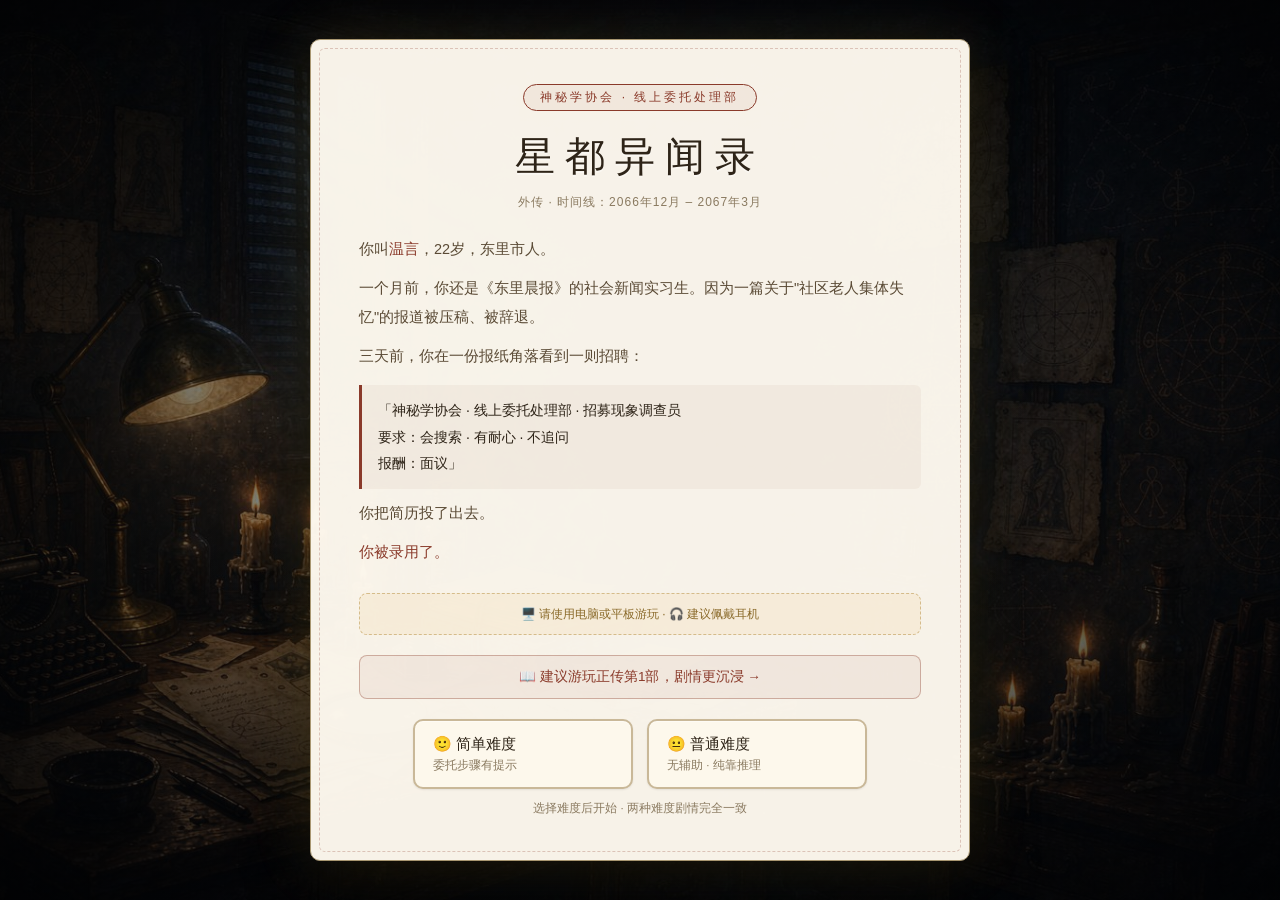
<file: index.html>
<!DOCTYPE html>
<html lang="zh-CN">
<head>
<meta charset="UTF-8">
<meta name="viewport" content="width=device-width, initial-scale=1.0">
<title>星都异闻录 · 神秘学协会</title>
<link rel="stylesheet" href="style.css">
</head>
<body>

<!-- ============ 入职画面 ============ -->
<div id="intro-screen" class="fullscreen-layer intro-screen-dark">
  <div class="intro-vignette"></div>
  <div class="intro-card">
    <div class="intro-tag">神秘学协会 · 线上委托处理部</div>
    <h2>星都异闻录</h2>
    <p class="intro-meta">外传 · 时间线：2066年12月 – 2067年3月</p>
    <div class="intro-body">
      <p>你叫<b>温言</b>，22岁，东里市人。</p>
      <p>一个月前，你还是《东里晨报》的社会新闻实习生。因为一篇关于"社区老人集体失忆"的报道被压稿、被辞退。</p>
      <p>三天前，你在一份报纸角落看到一则招聘：</p>
      <p class="intro-quote">「神秘学协会 · 线上委托处理部 · 招募现象调查员<br>要求：会搜索 · 有耐心 · 不追问<br>报酬：面议」</p>
      <p>你把简历投了出去。</p>
      <p><b>你被录用了。</b></p>
    </div>
    <div class="intro-device">🖥️ 请使用电脑或平板游玩 · 🎧 建议佩戴耳机</div>
    <a class="intro-rec" href="https://miyeji.cn/games/xing-dou-shuang-zi" target="_blank" rel="noopener">📖 建议游玩<b>正传第1部</b>，剧情更沉浸 →</a>
    <div class="diff-row">
      <button class="btn btn-primary btn-lg diff-btn" data-action="start-game" data-arg="easy">
        <span class="diff-t">🙂 简单难度</span>
        <span class="diff-d">委托步骤有提示</span>
      </button>
      <button class="btn btn-lg diff-btn" data-action="start-game" data-arg="normal">
        <span class="diff-t">😐 普通难度</span>
        <span class="diff-d">无辅助 · 纯靠推理</span>
      </button>
    </div>
    <div class="diff-note">选择难度后开始 · 两种难度剧情完全一致</div>
  </div>
</div>


<!-- ============ 入职问卷 ============ -->
<div id="questionnaire-screen" class="fullscreen-layer intro-screen-dark hidden">
  <div class="intro-vignette"></div>
  <div class="intro-card">
    <div class="intro-tag">神秘学协会 · 在线委托处理部</div>
    <h2 style="font-size:28px;letter-spacing:4px">入职问卷</h2>
    <div class="q-container">
      <div class="q-item">
        <div class="q-label">1. 您的姓名：</div>
        <div class="q-answer">温言</div>
      </div>
      <div class="q-item">
        <div class="q-label">2. 您的年龄：</div>
        <div class="q-answer">22</div>
      </div>
      <div class="q-item">
        <div class="q-label">3. 您的籍贯：</div>
        <div class="q-answer">东里市</div>
      </div>
      <div class="q-item">
        <div class="q-label">4. 您是否愿意为协会保密：</div>
        <div class="q-answer">是</div>
      </div>
      <div class="q-item q-weird">
        <div class="q-label">5. 您是否记得自己的童年：</div>
        <div class="q-choices" id="q5-choices">
          <button class="q-choice-btn" data-action="q5-select" data-arg="记得很清楚">记得很清楚</button>
          <button class="q-choice-btn" data-action="q5-select" data-arg="有些模糊">有些模糊</button>
          <button class="q-choice-btn" data-action="q5-select" data-arg="完全不记得">完全不记得</button>
        </div>
        <input type="hidden" id="q5-input">
      </div>
    </div>
    <div id="q-error" class="q-error hidden">⚠ 请完整填写所有问题。</div>
    <button class="btn btn-primary btn-lg" data-action="submit-questionnaire" style="margin-top:18px">提交</button>
  </div>
</div>

<!-- ============ 新人教程（委托 01 前） ============ -->
<div id="tutorial-screen" class="fullscreen-layer intro-screen-dark hidden">
  <div class="intro-vignette"></div>
  <div class="intro-card tu-card">
    <div class="intro-tag">神秘学协会 · 新人培训</div>
    <h2 style="font-size:26px;letter-spacing:4px" id="tu-title">上岗须知</h2>
    <div class="tu-body" id="tu-body"></div>
    <div class="tu-dots" id="tu-dots"></div>
    <div class="tu-footer">
      <button class="tu-skip" data-action="tutorial-skip">跳过教程 →</button>
      <button class="btn btn-primary" data-action="tutorial-next" id="tu-next">下一步</button>
    </div>
  </div>
</div>

<!-- ============ 白色房间（反转） ============ -->
<div id="whiteroom-screen" class="fullscreen-layer hidden">
  <div class="wr-terminal">
    <div class="wr-skip" data-action="wr-skip">⏭ 跳过</div>
    <div class="wr-lines" id="wr-lines"></div>
    <div class="wr-choices hidden" id="wr-choices">
      <div class="wr-choice" data-action="wr-choice" data-arg="A">
        <div class="wc-name">协会员工档案</div>
        <div class="wc-desc">归档 · 继续做温言</div>
      </div>
      <div class="wr-choice" data-action="wr-choice" data-arg="B">
        <div class="wc-name">水底针的私信</div>
        <div class="wc-desc">泄密 · 告诉世界真相</div>
      </div>
      <div class="wr-choice" data-action="wr-choice" data-arg="C">
        <div class="wc-name">删除键</div>
        <div class="wc-desc">消失 · 抹掉自己</div>
      </div>
      <div class="wr-choice wr-choice-hidden" data-action="wr-choice" data-arg="D">
        <div class="wc-name">（什么也不选）</div>
        <div class="wc-desc">追问下去</div>
      </div>
    </div>
  </div>
</div>

<!-- ============ 工作台 ============ -->
<div id="desk-screen" class="hidden">
  <!-- 顶栏 -->
  <div id="top-bar">
    <div class="tb-brand">
      <span class="tb-logo">✦</span>
      <span class="tb-name">神秘学协会 · 线上委托处理部</span>
    </div>
    <div class="tb-stats">
      <span>员工：<b>温言</b></span>
      <span>已完成：<b id="tb-done">0</b> / 9</span>
    </div>
  </div>

  <div id="workbench">
    <!-- 左侧：委托列表 -->
    <aside id="case-list">
      <div class="cl-head">📋 委托列表</div>
      <div id="case-items"></div>
      <div class="cl-footer">
        <span>部门：<b>在线委托处理部</b></span>
        <span>主管：TC001</span>
      </div>
    </aside>

    <!-- 中间：工作区 -->
    <main id="work-area">
      <div id="work-empty" class="work-empty">
        <div class="we-icon">📁</div>
        <div class="we-title">选择一份委托开始工作</div>
        <div class="we-sub">左侧列表中点击任一委托</div>
      </div>
      <div id="work-content" class="hidden"></div>
    </main>

    <!-- 右侧：工具箱 -->
    <aside id="tool-box">
      <div class="tx-block">
        <div class="tx-title">🔍 信息检索</div>
        <div class="tx-search">
          <input id="search-input" placeholder="输入关键词…" autocomplete="off">
          <button class="btn btn-primary" data-action="do-search">搜索</button>
        </div>
        <div class="tx-hint" id="search-hint">信息来源：公开网络 · 协会档案库</div>
      </div>
      <div class="tx-block">
        <div class="tx-title">💬 协会通讯</div>
        <div id="chat-log" class="chat-log"></div>
      </div>
      <div class="tx-block" id="judge-cards"></div>
    </aside>
  </div>

  <div id="bottom-bar">
    <span id="bb-status">系统就绪 · 等待接单</span>
    <span id="bb-clock">2066-12-01 09:00</span>
  </div>
</div>

<!-- ============ 结局 ============ -->
<div id="ending-screen" class="fullscreen-layer hidden">
  <div class="ending-inner">
    <div class="ending-tag" id="ending-tag">结局达成</div>
    <h2 id="ending-title"></h2>
    <div class="ending-body" id="ending-body"></div>
    <div class="ending-quote" id="ending-quote"></div>
    <a class="ending-survey" href="https://v.wjx.cn/vm/wFWZB0W.aspx#" target="_blank" rel="noopener">
      <span class="es-t">📋 问卷 · 你的反馈很重要</span>
      <span class="es-d">《星都双子》玩家问卷，欢迎填写 →</span>
    </a>
    <button class="btn btn-primary btn-lg" data-action="restart">重新开始</button>
    <!-- 作者寄语：本期暂不开放，按钮保留占位并置灰 -->
    <button class="btn btn-lg" disabled style="margin-top:10px">📖 作者寄语 · 暂不开放</button>
    <button class="btn btn-lg" data-action="fast-forward" style="margin-top:10px">↩ 重新选择结局</button>
  </div>
</div>

<!-- ============ 作者寄语（暂不开放） ============ -->
<div id="afterword-screen" class="fullscreen-layer hidden">
  <div class="afterword-inner">
    <div class="aw-tag">作者寄语</div>
    <div class="aw-body" id="aw-body"></div>
    <button class="btn btn-primary btn-lg" data-action="restart">重新开始</button>
  </div>
</div>

<div id="toast-area"></div>
<script src="game.js"></script>
</body>
</html>
</file>
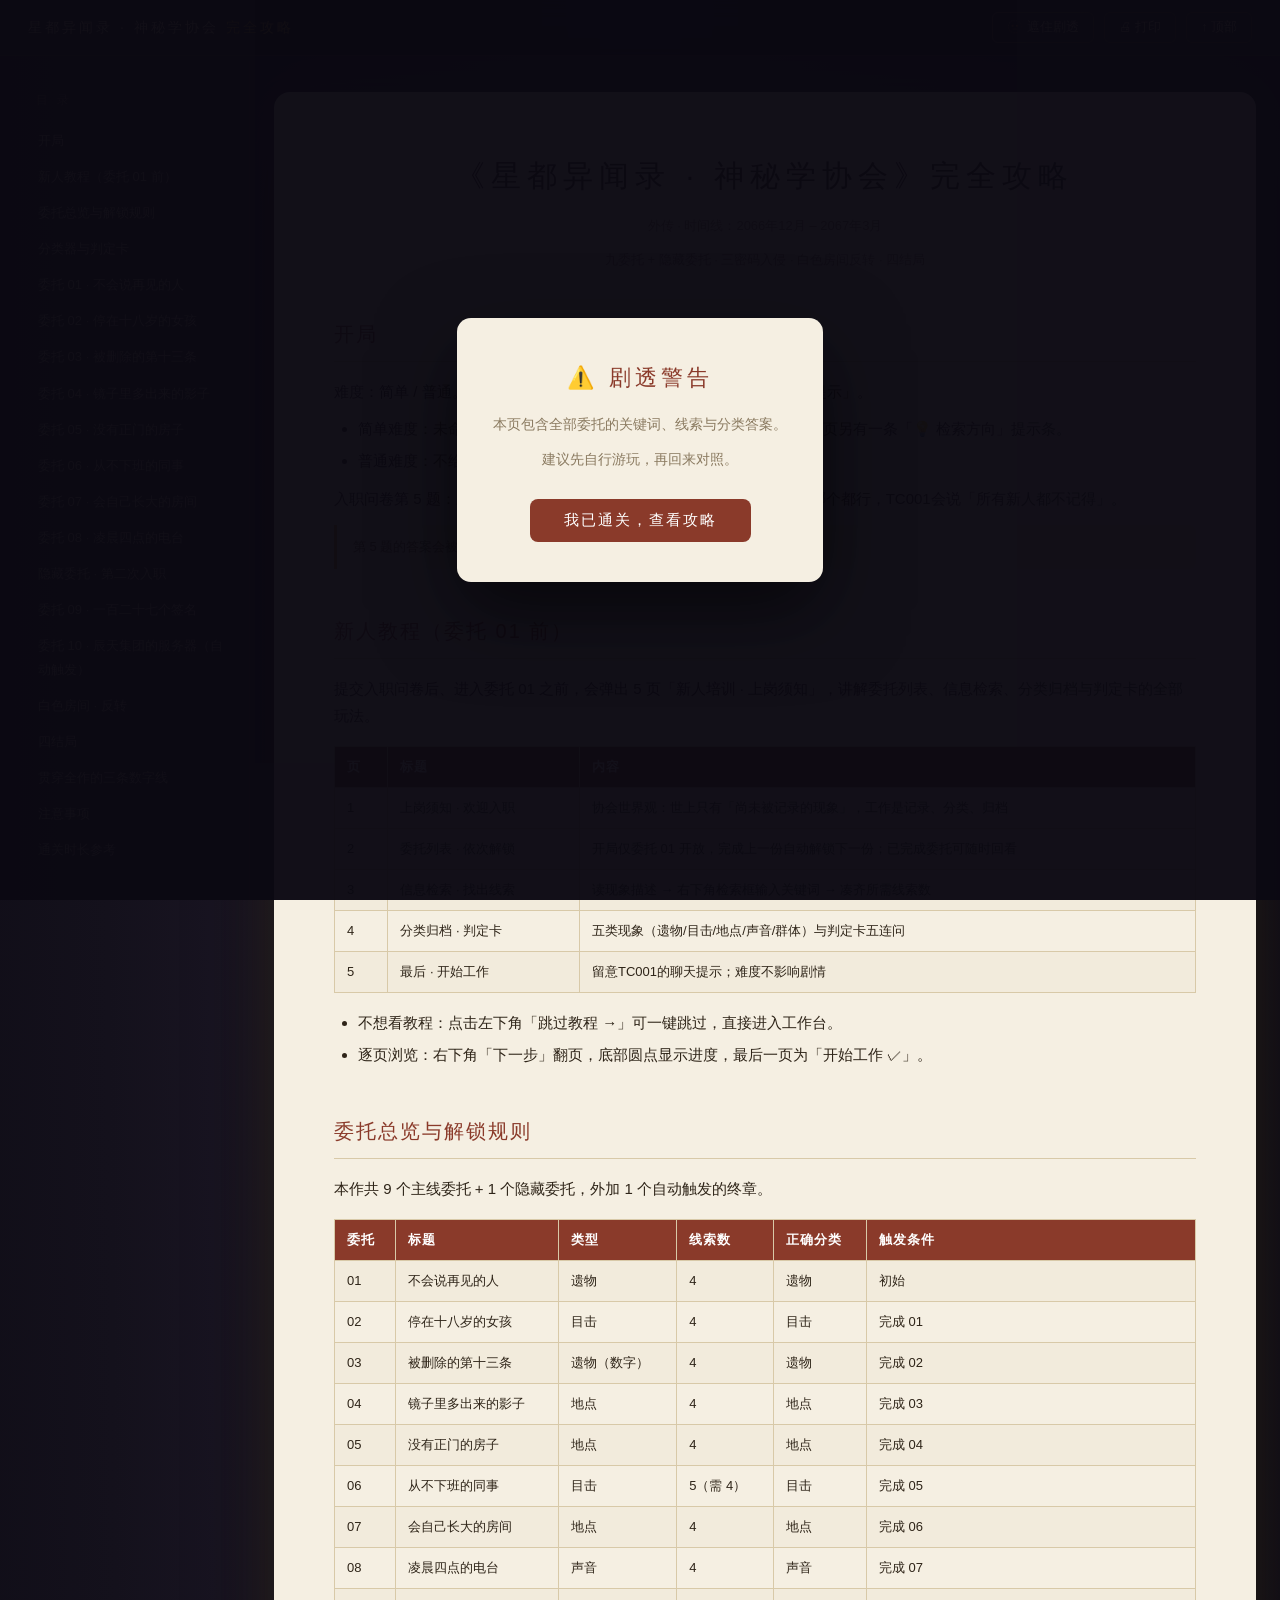
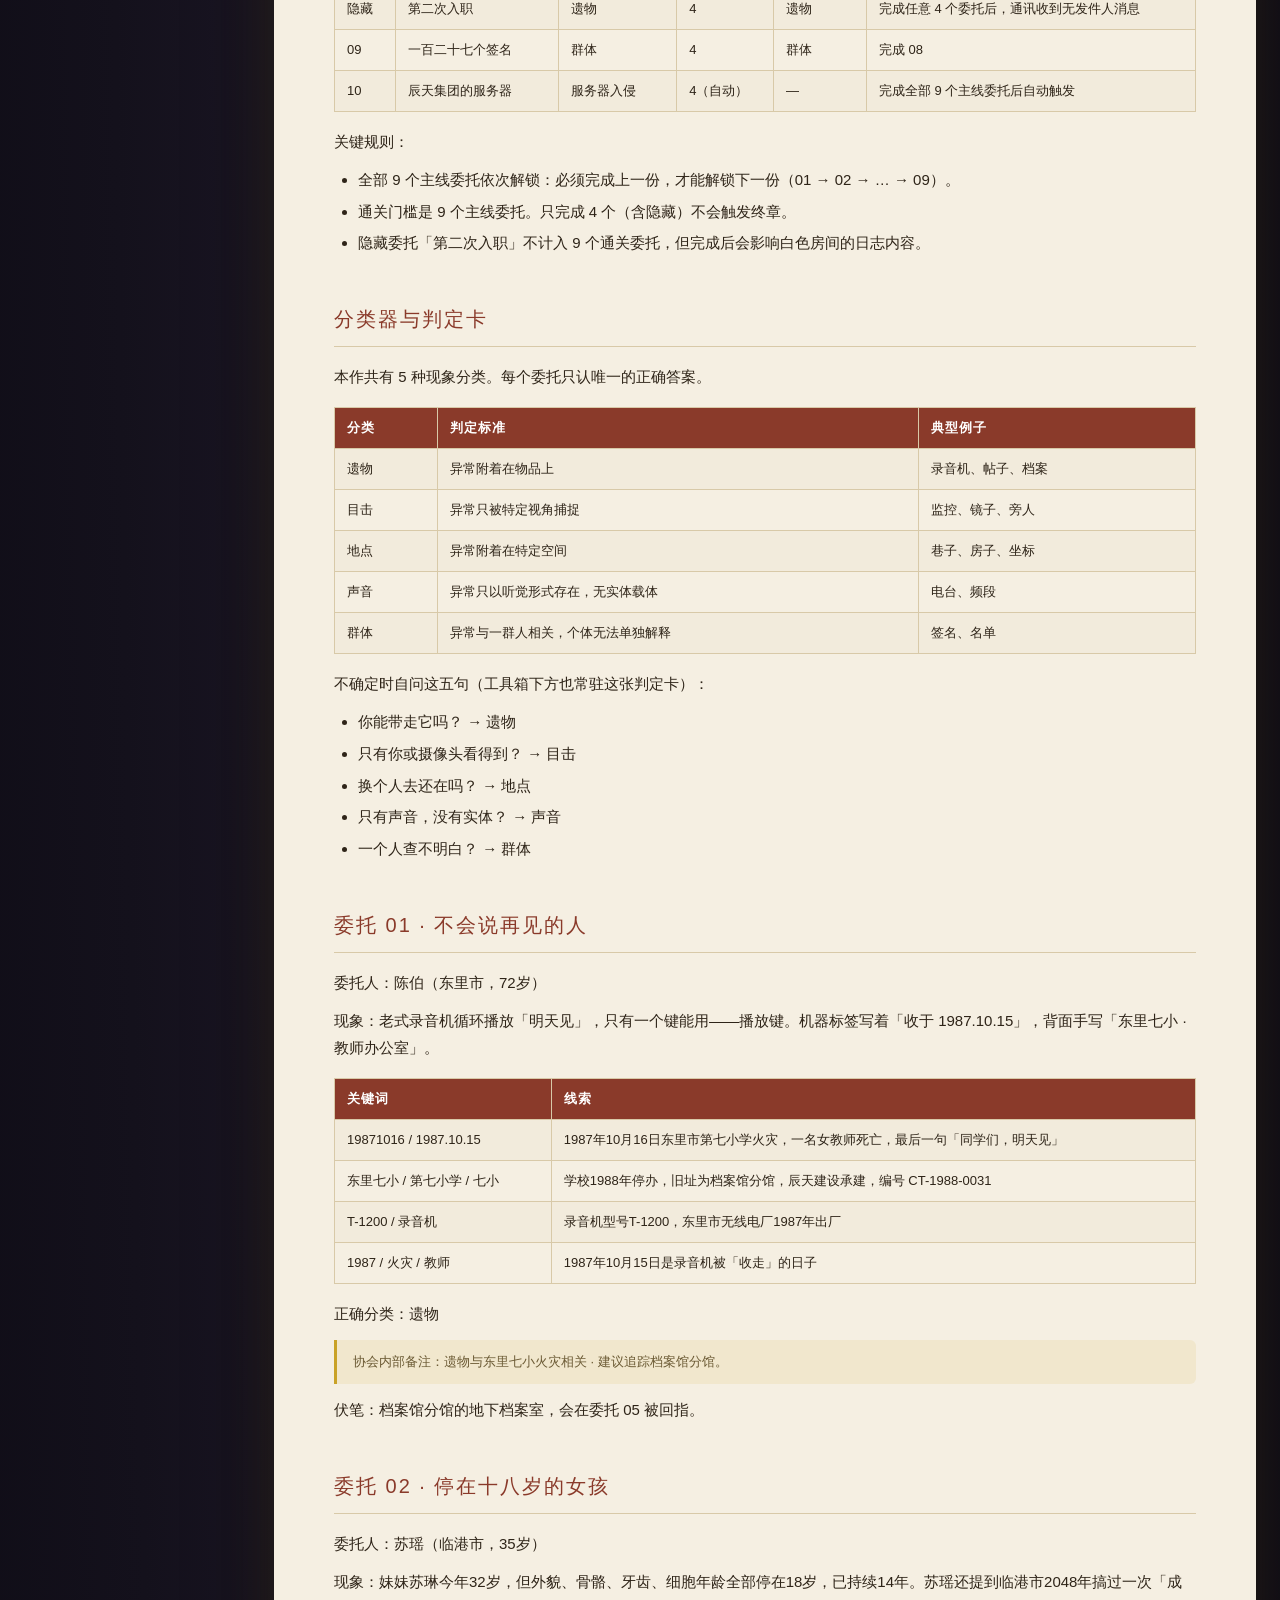
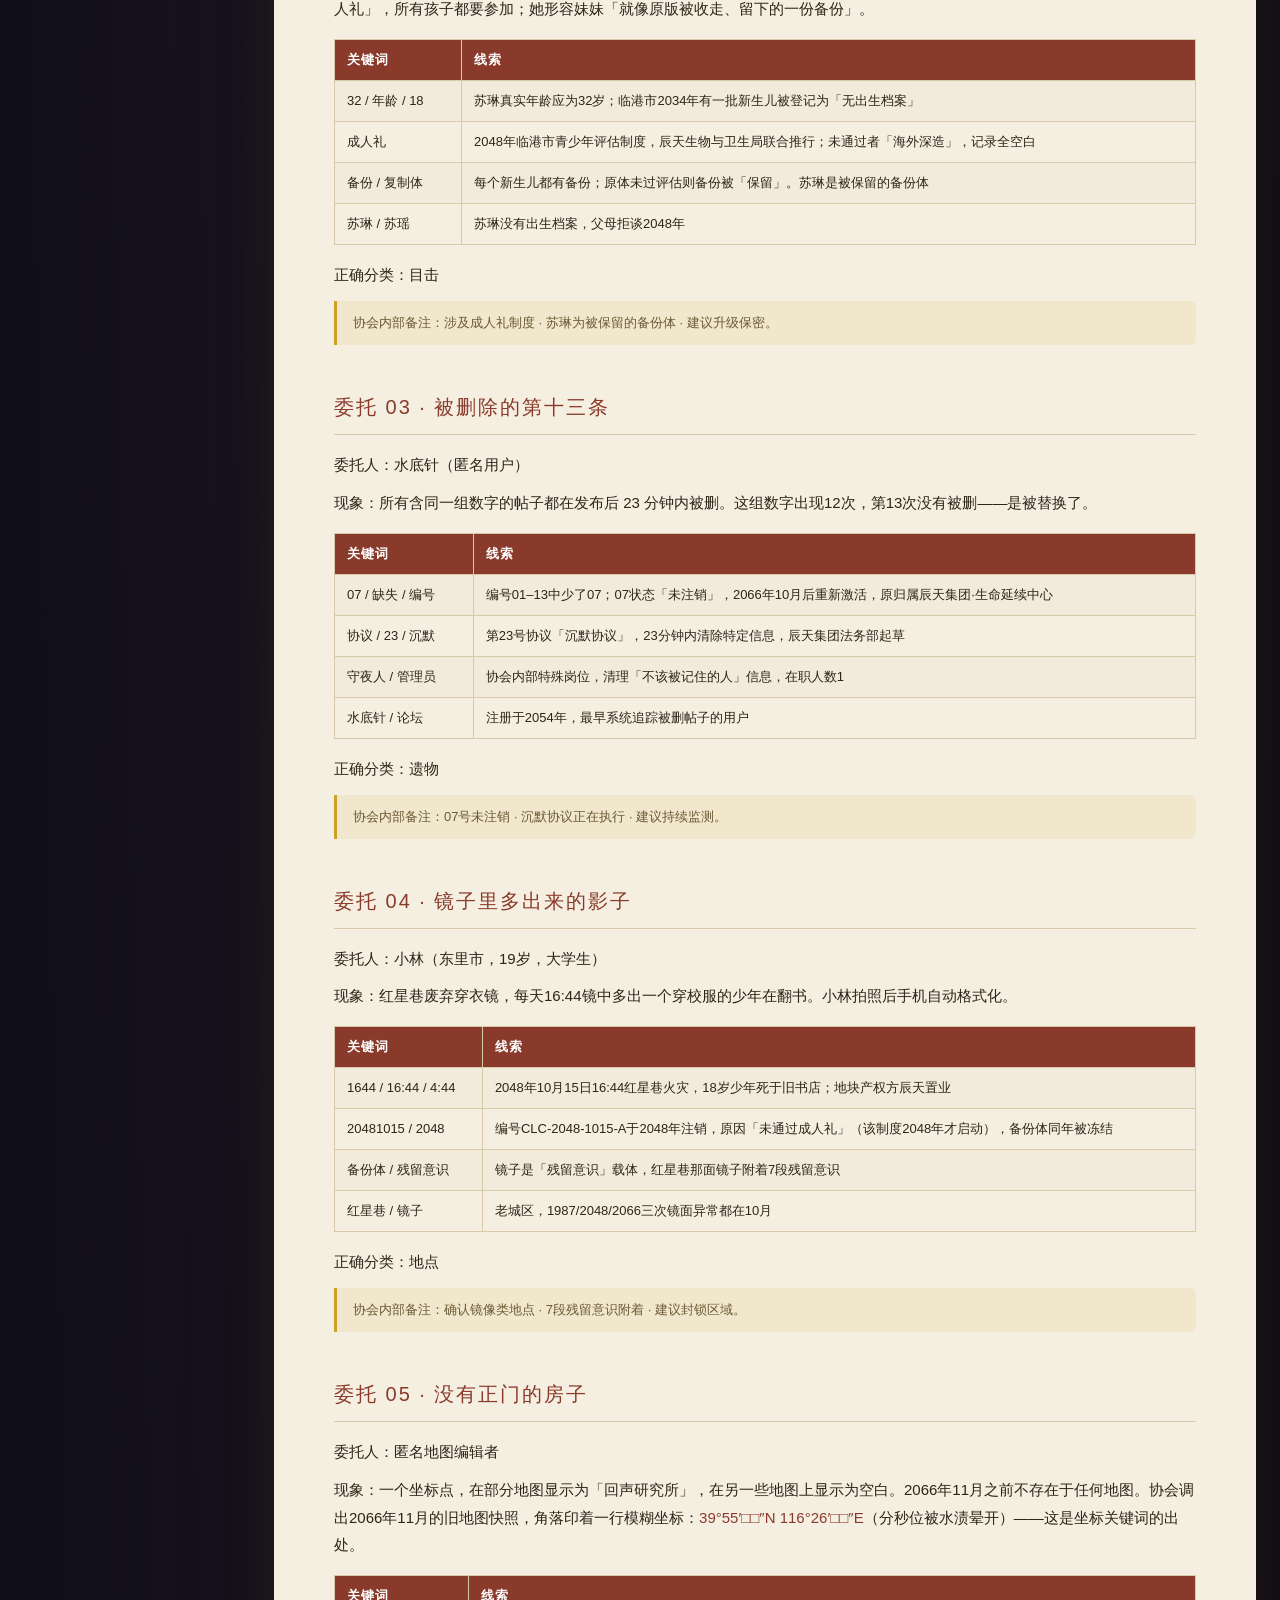
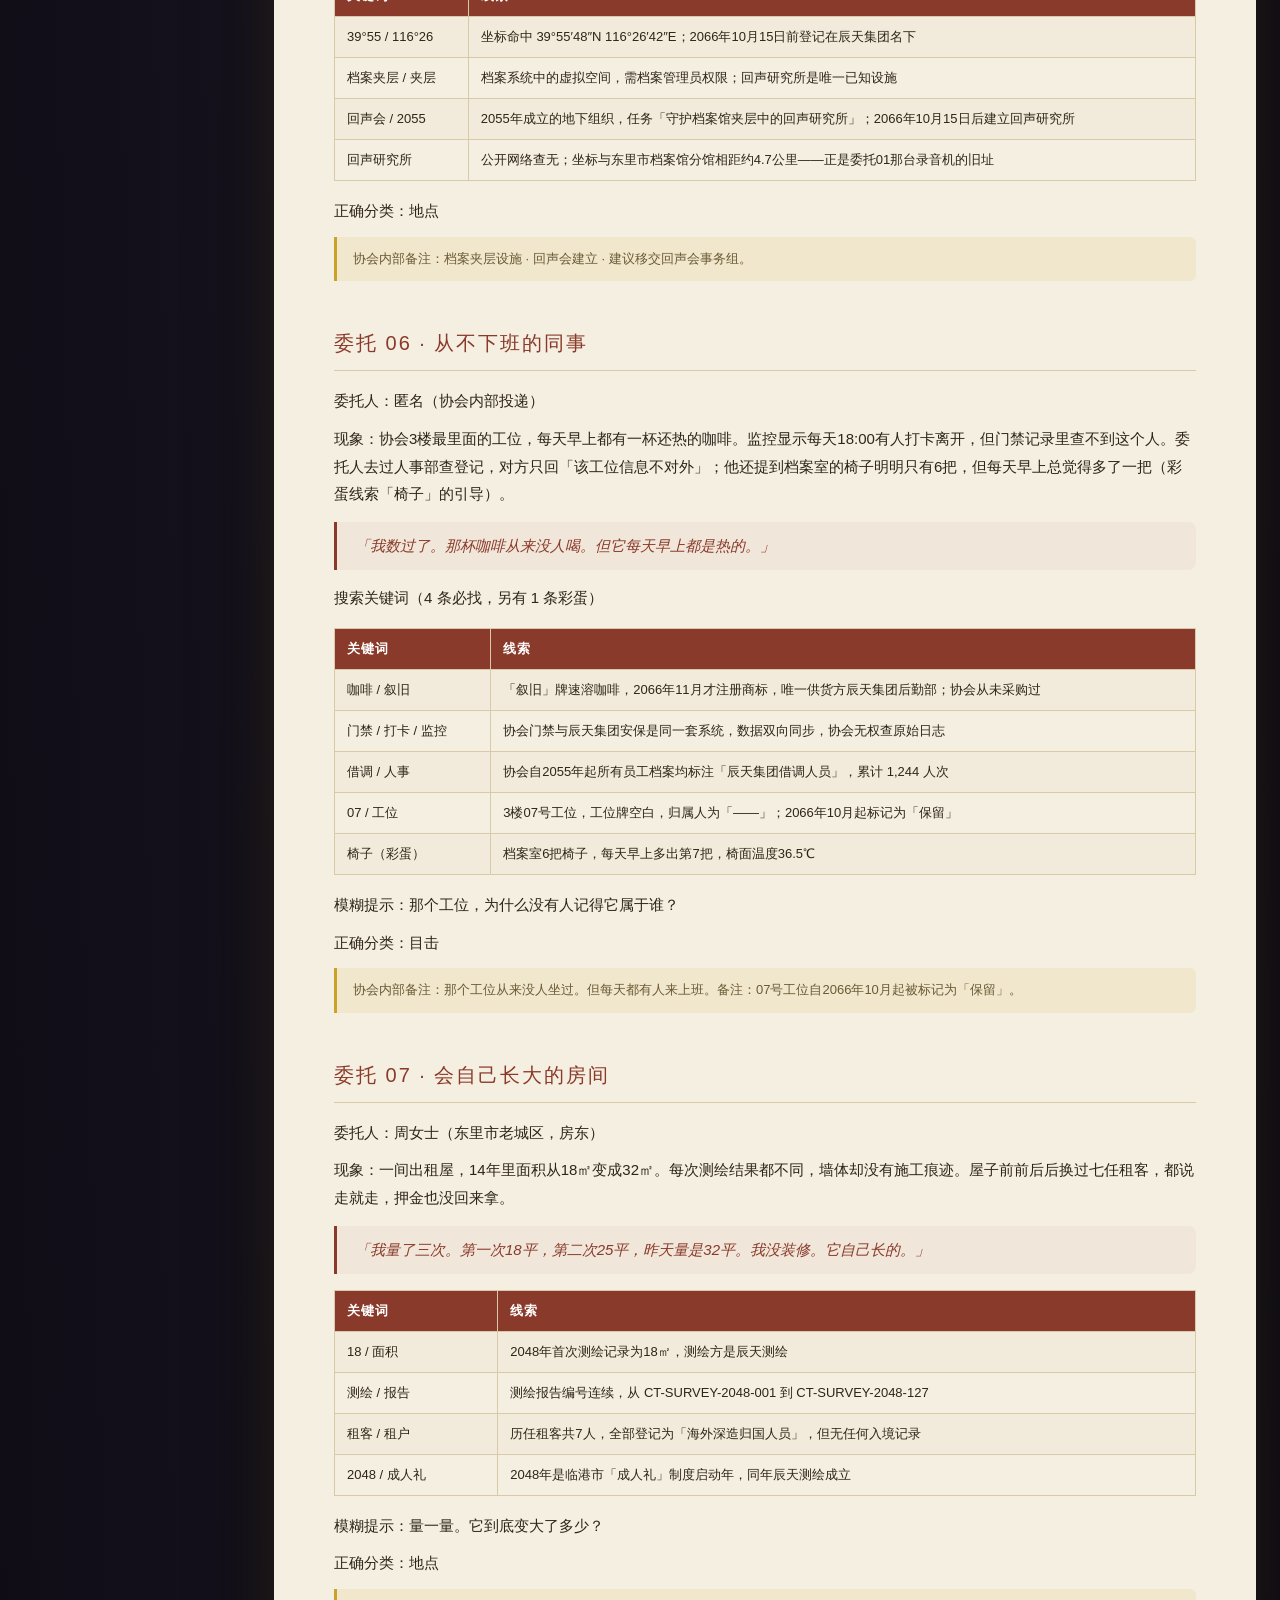
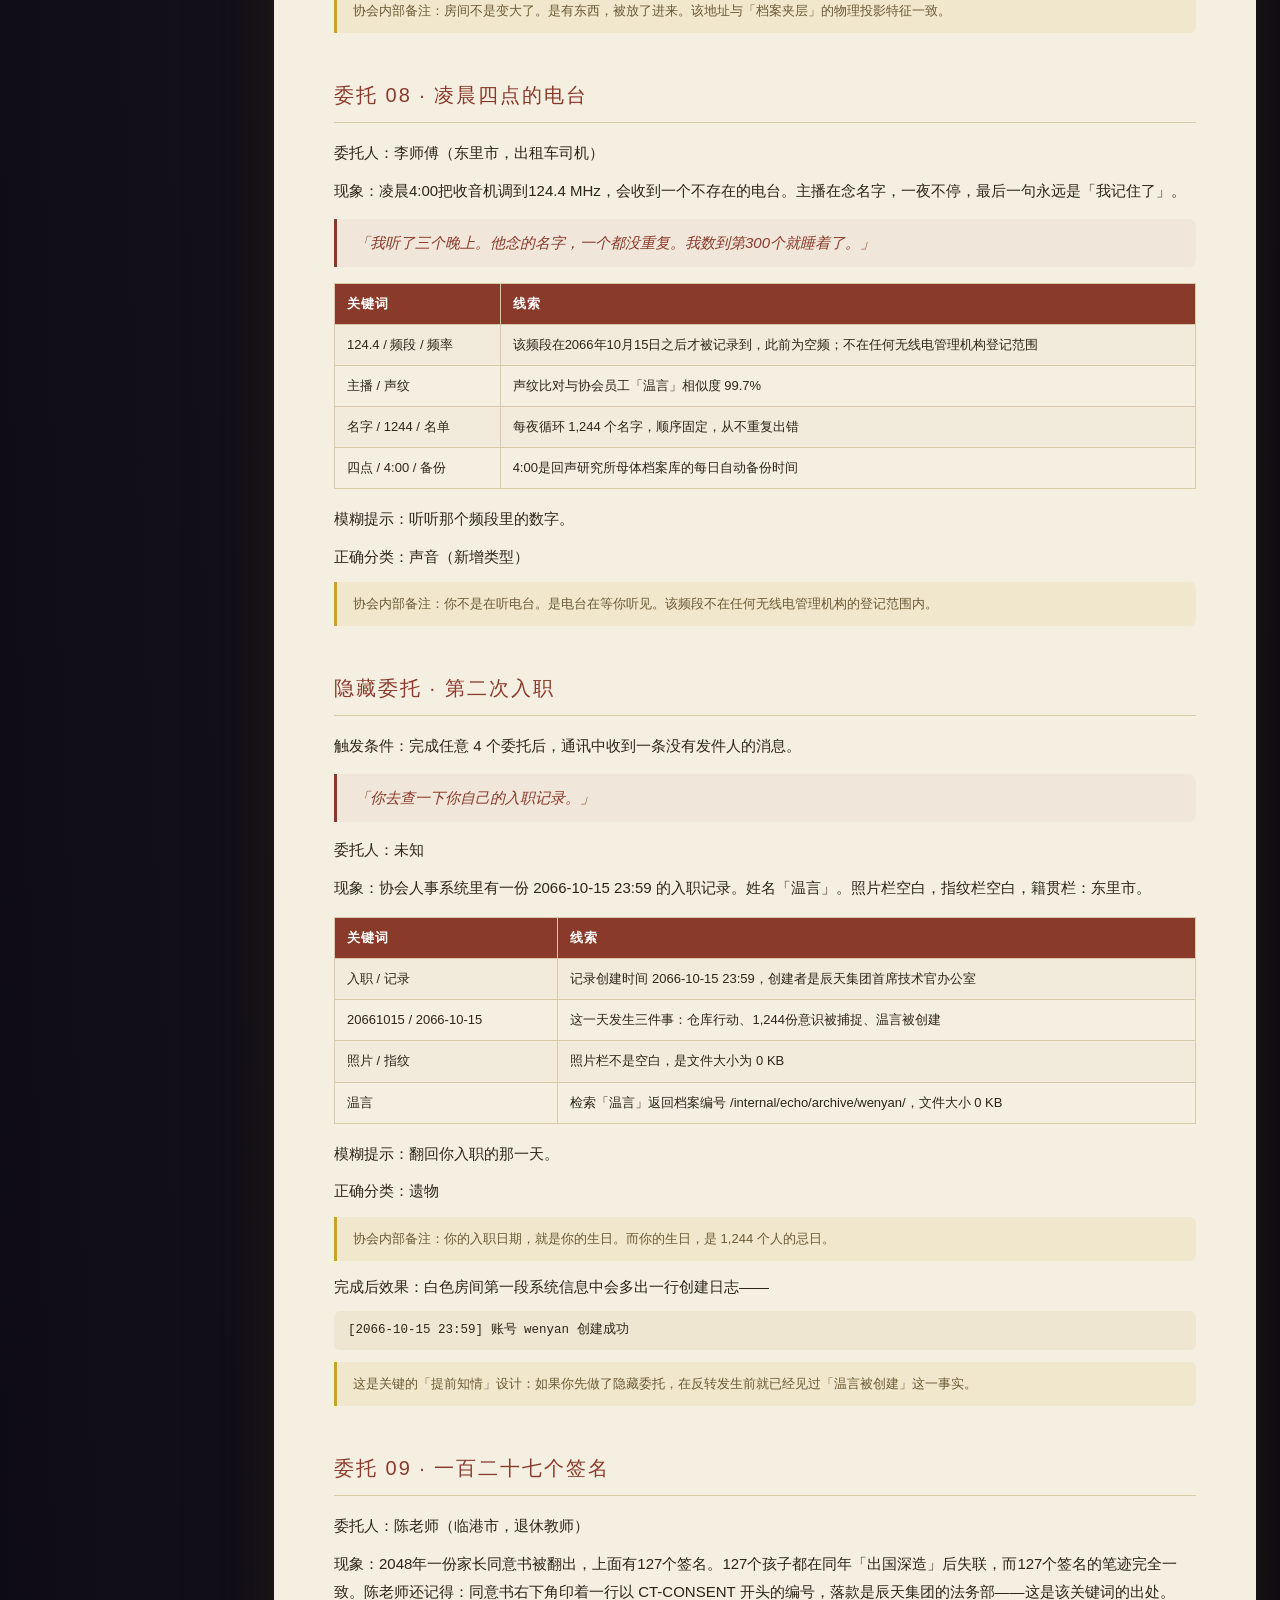
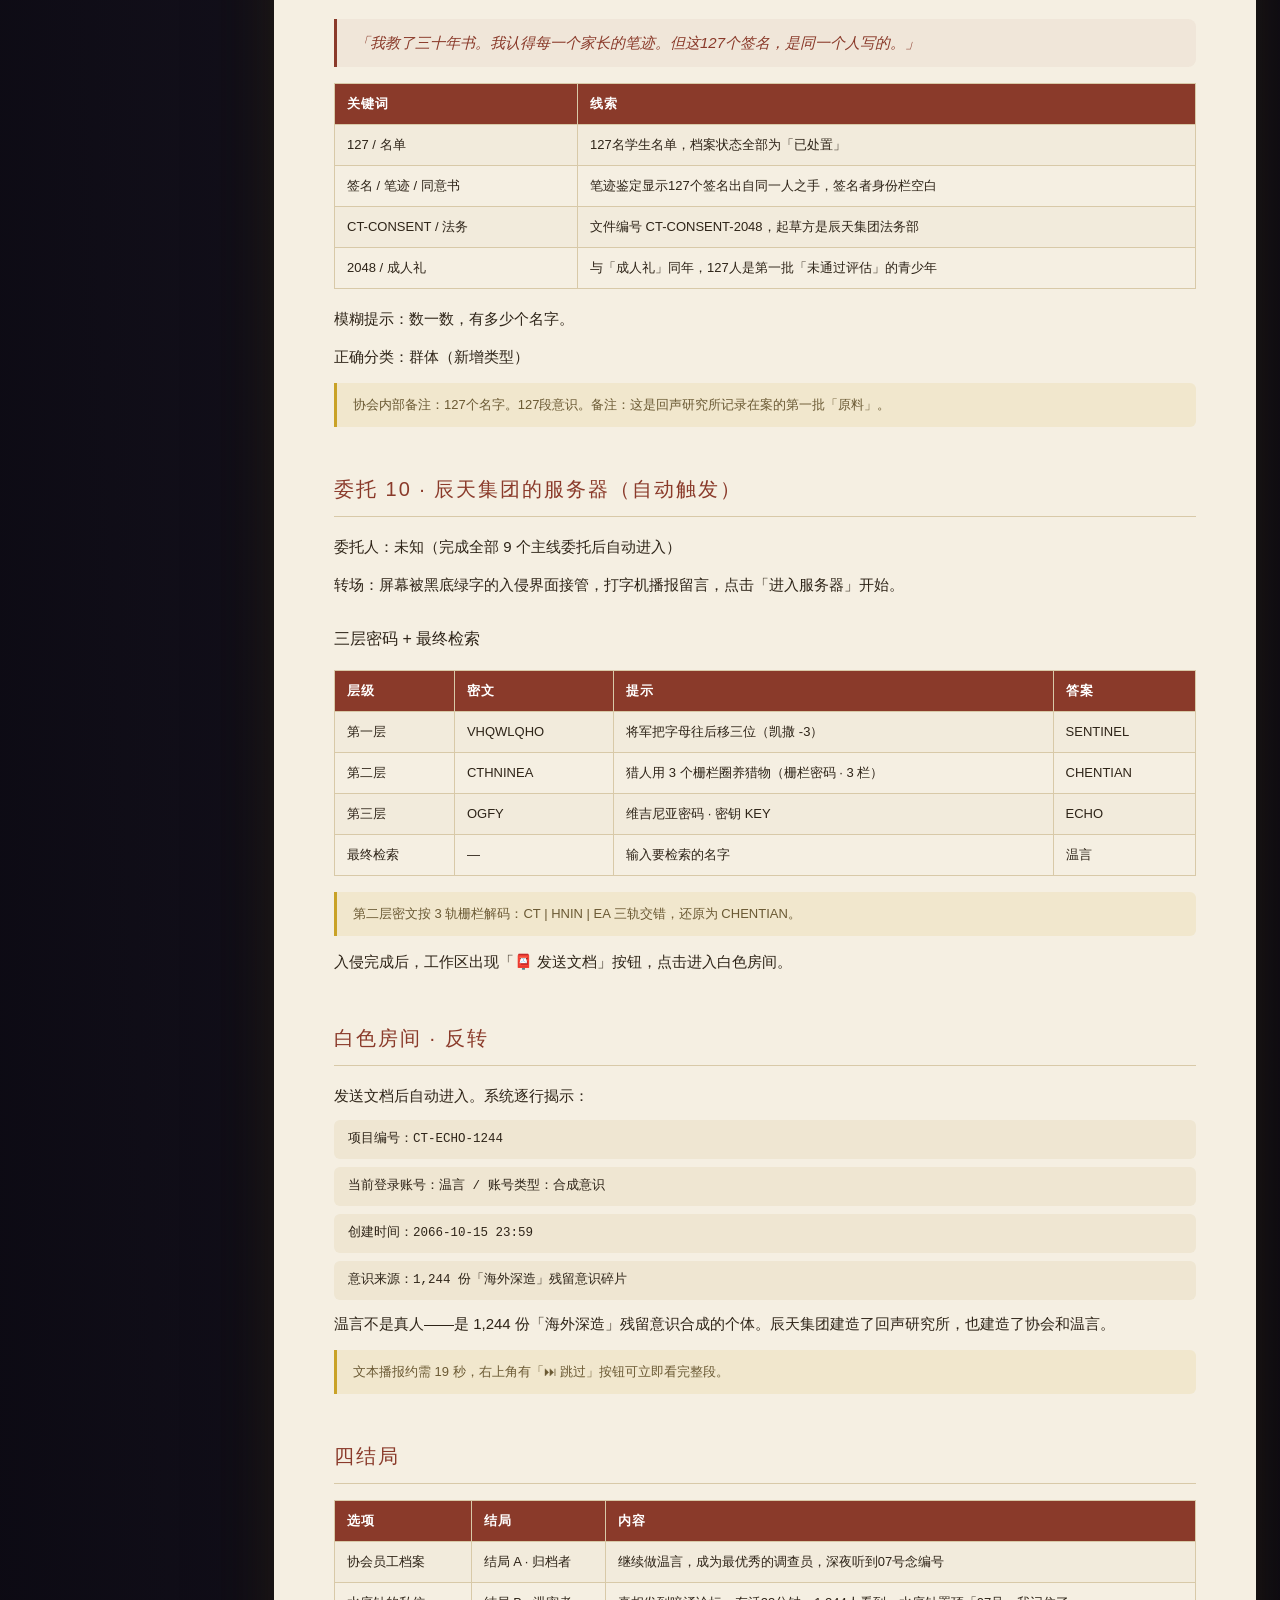
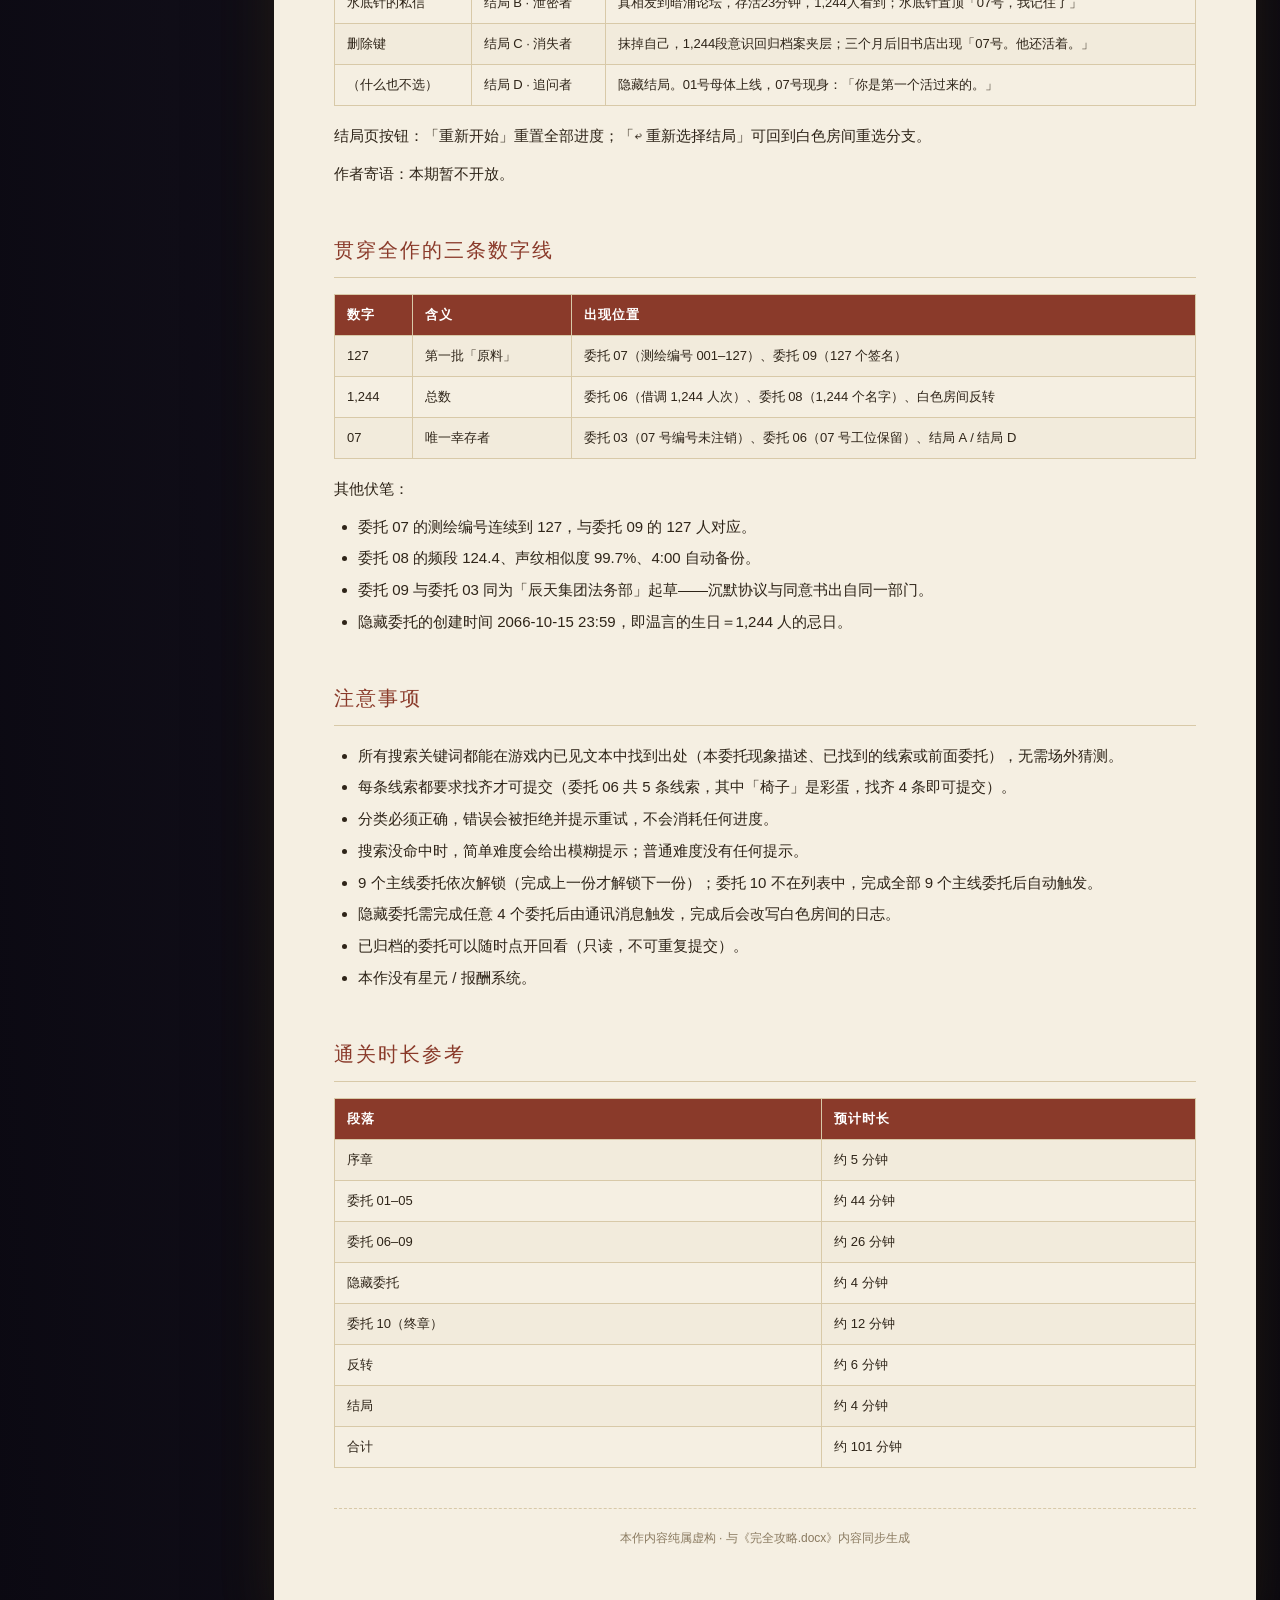
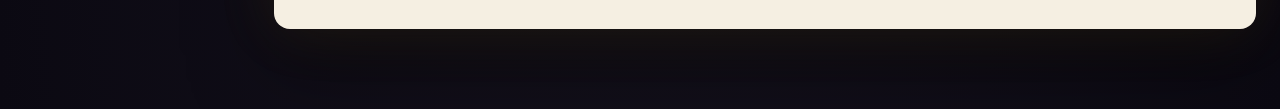
<file: Guide.html>
<!DOCTYPE html>
<html lang="zh-CN">
<head>
<meta charset="UTF-8">
<meta name="viewport" content="width=device-width, initial-scale=1.0">
<title>《星都异闻录 · 神秘学协会》完全攻略</title>
<style>
:root {
  --paper: #f5efe2; --paper-deep: #efe6d2; --ink: #2e2418; --ink-dim: #8a7a60;
  --red: #8a3a2a; --gold: #c9a227; --gold-soft: rgba(212,175,55,.12);
  --line: #d8c9a8; --night: #14111c;
}
* { margin: 0; padding: 0; box-sizing: border-box; }
html { scroll-behavior: smooth; }
body {
  font-family: "Microsoft YaHei", "PingFang SC", sans-serif;
  color: var(--ink); line-height: 1.85; font-size: 15px;
  background:
    radial-gradient(ellipse at 50% -10%, #2a2136 0%, var(--night) 60%, #0b0912 100%);
}
/* ===== 顶栏 ===== */
.topbar {
  position: sticky; top: 0; z-index: 50;
  display: flex; align-items: center; justify-content: space-between; gap: 16px;
  padding: 12px 28px;
  background: rgba(20,17,28,.92); backdrop-filter: blur(8px);
  border-bottom: 1px solid rgba(212,175,55,.25);
}
.topbar .brand { font-size: 14px; letter-spacing: 3px; color: #e8d5a8; }
.topbar .brand em { font-style: normal; color: var(--gold); }
.topbar .actions { display: flex; gap: 10px; }
.topbar button {
  font-family: inherit; font-size: 12.5px; cursor: pointer;
  color: #e8d5a8; background: none; border: 1px solid rgba(212,175,55,.4);
  border-radius: 6px; padding: 6px 14px; transition: all .2s;
}
.topbar button:hover { border-color: var(--gold); background: rgba(212,175,55,.12); }
/* ===== 防剧透遮罩 ===== */
.veil {
  position: fixed; inset: 0; z-index: 100;
  display: flex; align-items: center; justify-content: center;
  background: rgba(11,9,18,.97); transition: opacity .5s;
}
.veil.off { opacity: 0; pointer-events: none; }
.veil-card {
  max-width: 460px; margin: 20px; text-align: center;
  background: var(--paper); border-radius: 14px; padding: 40px 36px;
  box-shadow: 0 30px 80px rgba(0,0,0,.6);
}
.veil-card .vt { font-size: 22px; letter-spacing: 4px; color: var(--red); margin-bottom: 14px; }
.veil-card p { font-size: 13.5px; color: var(--ink-dim); margin-bottom: 8px; }
.veil-card button {
  margin-top: 18px; font-family: inherit; cursor: pointer;
  font-size: 15px; letter-spacing: 2px; color: #fff;
  background: var(--red); border: none; border-radius: 8px; padding: 12px 34px;
  transition: all .2s;
}
.veil-card button:hover { transform: translateY(-2px); box-shadow: 0 8px 22px rgba(138,58,42,.4); }
/* ===== 布局 ===== */
.layout { display: flex; max-width: 1280px; margin: 0 auto; align-items: flex-start; }
aside.toc {
  position: sticky; top: 61px; flex: 0 0 250px;
  max-height: calc(100vh - 61px); overflow-y: auto;
  padding: 28px 12px 40px 24px; border-right: 1px solid rgba(212,175,55,.15);
}
aside.toc .toc-title { font-size: 12px; letter-spacing: 3px; color: var(--ink-dim); margin-bottom: 12px; padding-left: 12px; }
a.toc-link {
  display: block; padding: 6px 12px; border-radius: 6px;
  font-size: 13px; color: #cbbfa4; text-decoration: none;
  border-left: 2px solid transparent; transition: all .15s;
}
a.toc-link:hover { color: #fff; background: rgba(212,175,55,.1); }
main.paper {
  flex: 1; min-width: 0; margin: 36px 24px 80px;
  background: var(--paper); border-radius: 16px;
  padding: 56px 60px 70px;
  box-shadow: 0 0 60px rgba(212,175,55,.12), 0 30px 80px rgba(0,0,0,.5);
}
@media (max-width: 900px) {
  aside.toc { display: none; }
  main.paper { margin: 20px 12px 60px; padding: 32px 22px 50px; }
}
/* ===== 文档元素 ===== */
.doc-title { font-size: 30px; letter-spacing: 6px; text-align: center; font-weight: 400; color: var(--ink); }
.doc-sub { text-align: center; font-size: 13px; color: var(--ink-dim); margin-top: 10px; }
.doc-h1 {
  font-size: 20px; letter-spacing: 2px; font-weight: 400; color: var(--red);
  margin: 44px 0 16px; padding-bottom: 8px; border-bottom: 1.5px solid var(--line);
  scroll-margin-top: 70px;
}
.anchor { font-size: 14px; color: var(--line); text-decoration: none; margin-left: 10px; opacity: 0; transition: opacity .15s; }
.doc-h1:hover .anchor { opacity: 1; }
.doc-h2 { font-size: 16px; font-weight: 400; color: var(--ink); margin: 26px 0 10px; }
p { margin: 10px 0; }
em.hl { font-style: normal; color: var(--red); }
blockquote {
  margin: 14px 0; padding: 10px 18px; font-style: italic;
  color: var(--red); border-left: 3px solid var(--red); background: rgba(138,58,42,.05);
  border-radius: 0 8px 8px 0;
}
ul { margin: 10px 0 10px 24px; }
li { margin: 4px 0; }
.doc-note {
  margin: 12px 0; padding: 10px 16px; font-size: 13px; color: #6b5a34;
  border-left: 3px solid var(--gold); background: var(--gold-soft);
  border-radius: 0 6px 6px 0;
}
.doc-mono {
  font-family: Consolas, monospace; font-size: 12.5px; margin: 8px 0;
  padding: 8px 14px; background: var(--paper-deep); border-radius: 6px;
  overflow-x: auto; white-space: pre-wrap;
}
.tbl-wrap { overflow-x: auto; margin: 16px 0; }
table { border-collapse: collapse; width: 100%; font-size: 13px; }
th, td { border: 1px solid var(--line); padding: 8px 12px; text-align: left; vertical-align: top; }
th { background: var(--red); color: #fff; letter-spacing: 1px; white-space: nowrap; }
tr:nth-child(even) td { background: rgba(216,201,168,.12); }
.toc-guide-note {
  margin-top: 40px; padding-top: 18px; border-top: 1px dashed var(--line);
  font-size: 12px; color: var(--ink-dim); text-align: center;
}
@media print {
  body { background: #fff; }
  .topbar, aside.toc, .veil { display: none !important; }
  main.paper { margin: 0; box-shadow: none; border-radius: 0; padding: 0; }
}
</style>
</head>
<body>

<div class="veil" id="veil">
  <div class="veil-card">
    <div class="vt">⚠️ 剧透警告</div>
    <p>本页包含全部委托的关键词、线索与分类答案。</p>
    <p>建议先自行游玩，再回来对照。</p>
    <button onclick="document.getElementById('veil').classList.add('off')">我已通关，查看攻略</button>
  </div>
</div>

<header class="topbar">
  <div class="brand">星都异闻录 · 神秘学协会 <em>完全攻略</em></div>
  <div class="actions">
    <button onclick="document.getElementById('veil').classList.remove('off')">🫥 遮住剧透</button>
    <button onclick="window.print()">🖨 打印</button>
    <button onclick="window.scrollTo({top:0,behavior:'smooth'})">↑ 顶部</button>
  </div>
</header>

<div class="layout">
  <aside class="toc">
    <div class="toc-title">目 录</div>
    <a class="toc-link" href="#sec-0">开局</a><a class="toc-link" href="#sec-1">新人教程（委托 01 前）</a><a class="toc-link" href="#sec-2">委托总览与解锁规则</a><a class="toc-link" href="#sec-3">分类器与判定卡</a><a class="toc-link" href="#sec-4">委托 01 · 不会说再见的人</a><a class="toc-link" href="#sec-5">委托 02 · 停在十八岁的女孩</a><a class="toc-link" href="#sec-6">委托 03 · 被删除的第十三条</a><a class="toc-link" href="#sec-7">委托 04 · 镜子里多出来的影子</a><a class="toc-link" href="#sec-8">委托 05 · 没有正门的房子</a><a class="toc-link" href="#sec-9">委托 06 · 从不下班的同事</a><a class="toc-link" href="#sec-10">委托 07 · 会自己长大的房间</a><a class="toc-link" href="#sec-11">委托 08 · 凌晨四点的电台</a><a class="toc-link" href="#sec-12">隐藏委托 · 第二次入职</a><a class="toc-link" href="#sec-13">委托 09 · 一百二十七个签名</a><a class="toc-link" href="#sec-14">委托 10 · 辰天集团的服务器（自动触发）</a><a class="toc-link" href="#sec-15">白色房间 · 反转</a><a class="toc-link" href="#sec-16">四结局</a><a class="toc-link" href="#sec-17">贯穿全作的三条数字线</a><a class="toc-link" href="#sec-18">注意事项</a><a class="toc-link" href="#sec-19">通关时长参考</a>
  </aside>
  <main class="paper">
    <h1 class="doc-title">《星都异闻录 · 神秘学协会》完全攻略</h1><p class="doc-sub">外传 · 时间线：2066年12月 – 2067年3月</p><p class="doc-sub">九委托 + 隐藏委托 · 三密码入侵 · 白色房间反转 · 四结局</p><h2 id="sec-0" class="doc-h1">开局<a class="anchor" href="#sec-0">#</a></h2><p>难度：简单 / 普通。剧情完全一致，区别只在「搜索未命中时是否给方向提示」。</p><ul><li>简单难度：未命中会给出模糊提示（如「算算她的年龄」），委托详情页另有一条「💡 检索方向」提示条。</li><li>普通难度：不给任何方向提示，纯靠推理。</li></ul><p>入职问卷第 5 题：三选一（记得很清楚 / 有些模糊 / 完全不记得）——选哪个都行，TC001会说「所有新人都不记得」。</p><p class="doc-note">第 5 题的答案会被系统存档，并在白色房间反转时被回指。</p><h2 id="sec-1" class="doc-h1">新人教程（委托 01 前）<a class="anchor" href="#sec-1">#</a></h2><p>提交入职问卷后、进入委托 01 之前，会弹出 5 页「新人培训 · 上岗须知」，讲解委托列表、信息检索、分类归档与判定卡的全部玩法。</p><div class="tbl-wrap"><table><tr><th>页</th><th>标题</th><th>内容</th></tr><tr><td>1</td><td>上岗须知 · 欢迎入职</td><td>协会世界观：世上只有「尚未被记录的现象」，工作是记录、分类、归档</td></tr><tr><td>2</td><td>委托列表 · 依次解锁</td><td>开局仅委托 01 开放，完成上一份自动解锁下一份；已完成委托可随时回看</td></tr><tr><td>3</td><td>信息检索 · 找出线索</td><td>读现象描述 → 右下角检索框输入关键词 → 凑齐所需线索数</td></tr><tr><td>4</td><td>分类归档 · 判定卡</td><td>五类现象（遗物/目击/地点/声音/群体）与判定卡五连问</td></tr><tr><td>5</td><td>最后 · 开始工作</td><td>留意TC001的聊天提示；难度不影响剧情</td></tr></table></div><ul><li>不想看教程：点击左下角「跳过教程 →」可一键跳过，直接进入工作台。</li><li>逐页浏览：右下角「下一步」翻页，底部圆点显示进度，最后一页为「开始工作 ✓」。</li></ul><h2 id="sec-2" class="doc-h1">委托总览与解锁规则<a class="anchor" href="#sec-2">#</a></h2><p>本作共 9 个主线委托 + 1 个隐藏委托，外加 1 个自动触发的终章。</p><div class="tbl-wrap"><table><tr><th>委托</th><th>标题</th><th>类型</th><th>线索数</th><th>正确分类</th><th>触发条件</th></tr><tr><td>01</td><td>不会说再见的人</td><td>遗物</td><td>4</td><td>遗物</td><td>初始</td></tr><tr><td>02</td><td>停在十八岁的女孩</td><td>目击</td><td>4</td><td>目击</td><td>完成 01</td></tr><tr><td>03</td><td>被删除的第十三条</td><td>遗物（数字）</td><td>4</td><td>遗物</td><td>完成 02</td></tr><tr><td>04</td><td>镜子里多出来的影子</td><td>地点</td><td>4</td><td>地点</td><td>完成 03</td></tr><tr><td>05</td><td>没有正门的房子</td><td>地点</td><td>4</td><td>地点</td><td>完成 04</td></tr><tr><td>06</td><td>从不下班的同事</td><td>目击</td><td>5（需 4）</td><td>目击</td><td>完成 05</td></tr><tr><td>07</td><td>会自己长大的房间</td><td>地点</td><td>4</td><td>地点</td><td>完成 06</td></tr><tr><td>08</td><td>凌晨四点的电台</td><td>声音</td><td>4</td><td>声音</td><td>完成 07</td></tr><tr><td>隐藏</td><td>第二次入职</td><td>遗物</td><td>4</td><td>遗物</td><td>完成任意 4 个委托后，通讯收到无发件人消息</td></tr><tr><td>09</td><td>一百二十七个签名</td><td>群体</td><td>4</td><td>群体</td><td>完成 08</td></tr><tr><td>10</td><td>辰天集团的服务器</td><td>服务器入侵</td><td>4（自动）</td><td>—</td><td>完成全部 9 个主线委托后自动触发</td></tr></table></div><p>关键规则：</p><ul><li>全部 9 个主线委托依次解锁：必须完成上一份，才能解锁下一份（01 → 02 → … → 09）。</li><li>通关门槛是 9 个主线委托。只完成 4 个（含隐藏）不会触发终章。</li><li>隐藏委托「第二次入职」不计入 9 个通关委托，但完成后会影响白色房间的日志内容。</li></ul><h2 id="sec-3" class="doc-h1">分类器与判定卡<a class="anchor" href="#sec-3">#</a></h2><p>本作共有 5 种现象分类。每个委托只认唯一的正确答案。</p><div class="tbl-wrap"><table><tr><th>分类</th><th>判定标准</th><th>典型例子</th></tr><tr><td>遗物</td><td>异常附着在物品上</td><td>录音机、帖子、档案</td></tr><tr><td>目击</td><td>异常只被特定视角捕捉</td><td>监控、镜子、旁人</td></tr><tr><td>地点</td><td>异常附着在特定空间</td><td>巷子、房子、坐标</td></tr><tr><td>声音</td><td>异常只以听觉形式存在，无实体载体</td><td>电台、频段</td></tr><tr><td>群体</td><td>异常与一群人相关，个体无法单独解释</td><td>签名、名单</td></tr></table></div><p>不确定时自问这五句（工具箱下方也常驻这张判定卡）：</p><ul><li>你能带走它吗？ → 遗物</li><li>只有你或摄像头看得到？ → 目击</li><li>换个人去还在吗？ → 地点</li><li>只有声音，没有实体？ → 声音</li><li>一个人查不明白？ → 群体</li></ul><h2 id="sec-4" class="doc-h1">委托 01 · 不会说再见的人<a class="anchor" href="#sec-4">#</a></h2><p>委托人：陈伯（东里市，72岁）</p><p>现象：老式录音机循环播放「明天见」，只有一个键能用——播放键。机器标签写着「收于 1987.10.15」，背面手写「东里七小 · 教师办公室」。</p><div class="tbl-wrap"><table><tr><th>关键词</th><th>线索</th></tr><tr><td>19871016 / 1987.10.15</td><td>1987年10月16日东里市第七小学火灾，一名女教师死亡，最后一句「同学们，明天见」</td></tr><tr><td>东里七小 / 第七小学 / 七小</td><td>学校1988年停办，旧址为档案馆分馆，辰天建设承建，编号 CT-1988-0031</td></tr><tr><td>T-1200 / 录音机</td><td>录音机型号T-1200，东里市无线电厂1987年出厂</td></tr><tr><td>1987 / 火灾 / 教师</td><td>1987年10月15日是录音机被「收走」的日子</td></tr></table></div><p>正确分类：遗物</p><p class="doc-note">协会内部备注：遗物与东里七小火灾相关 · 建议追踪档案馆分馆。</p><p>伏笔：档案馆分馆的地下档案室，会在委托 05 被回指。</p><h2 id="sec-5" class="doc-h1">委托 02 · 停在十八岁的女孩<a class="anchor" href="#sec-5">#</a></h2><p>委托人：苏瑶（临港市，35岁）</p><p>现象：妹妹苏琳今年32岁，但外貌、骨骼、牙齿、细胞年龄全部停在18岁，已持续14年。苏瑶还提到临港市2048年搞过一次「成人礼」，所有孩子都要参加；她形容妹妹「就像原版被收走、留下的一份备份」。</p><div class="tbl-wrap"><table><tr><th>关键词</th><th>线索</th></tr><tr><td>32 / 年龄 / 18</td><td>苏琳真实年龄应为32岁；临港市2034年有一批新生儿被登记为「无出生档案」</td></tr><tr><td>成人礼</td><td>2048年临港市青少年评估制度，辰天生物与卫生局联合推行；未通过者「海外深造」，记录全空白</td></tr><tr><td>备份 / 复制体</td><td>每个新生儿都有备份；原体未过评估则备份被「保留」。苏琳是被保留的备份体</td></tr><tr><td>苏琳 / 苏瑶</td><td>苏琳没有出生档案，父母拒谈2048年</td></tr></table></div><p>正确分类：目击</p><p class="doc-note">协会内部备注：涉及成人礼制度 · 苏琳为被保留的备份体 · 建议升级保密。</p><h2 id="sec-6" class="doc-h1">委托 03 · 被删除的第十三条<a class="anchor" href="#sec-6">#</a></h2><p>委托人：水底针（匿名用户）</p><p>现象：所有含同一组数字的帖子都在发布后 23 分钟内被删。这组数字出现12次，第13次没有被删——是被替换了。</p><div class="tbl-wrap"><table><tr><th>关键词</th><th>线索</th></tr><tr><td>07 / 缺失 / 编号</td><td>编号01–13中少了07；07状态「未注销」，2066年10月后重新激活，原归属辰天集团·生命延续中心</td></tr><tr><td>协议 / 23 / 沉默</td><td>第23号协议「沉默协议」，23分钟内清除特定信息，辰天集团法务部起草</td></tr><tr><td>守夜人 / 管理员</td><td>协会内部特殊岗位，清理「不该被记住的人」信息，在职人数1</td></tr><tr><td>水底针 / 论坛</td><td>注册于2054年，最早系统追踪被删帖子的用户</td></tr></table></div><p>正确分类：遗物</p><p class="doc-note">协会内部备注：07号未注销 · 沉默协议正在执行 · 建议持续监测。</p><h2 id="sec-7" class="doc-h1">委托 04 · 镜子里多出来的影子<a class="anchor" href="#sec-7">#</a></h2><p>委托人：小林（东里市，19岁，大学生）</p><p>现象：红星巷废弃穿衣镜，每天16:44镜中多出一个穿校服的少年在翻书。小林拍照后手机自动格式化。</p><div class="tbl-wrap"><table><tr><th>关键词</th><th>线索</th></tr><tr><td>1644 / 16:44 / 4:44</td><td>2048年10月15日16:44红星巷火灾，18岁少年死于旧书店；地块产权方辰天置业</td></tr><tr><td>20481015 / 2048</td><td>编号CLC-2048-1015-A于2048年注销，原因「未通过成人礼」（该制度2048年才启动），备份体同年被冻结</td></tr><tr><td>备份体 / 残留意识</td><td>镜子是「残留意识」载体，红星巷那面镜子附着7段残留意识</td></tr><tr><td>红星巷 / 镜子</td><td>老城区，1987/2048/2066三次镜面异常都在10月</td></tr></table></div><p>正确分类：地点</p><p class="doc-note">协会内部备注：确认镜像类地点 · 7段残留意识附着 · 建议封锁区域。</p><h2 id="sec-8" class="doc-h1">委托 05 · 没有正门的房子<a class="anchor" href="#sec-8">#</a></h2><p>委托人：匿名地图编辑者</p><p>现象：一个坐标点，在部分地图显示为「回声研究所」，在另一些地图上显示为空白。2066年11月之前不存在于任何地图。协会调出2066年11月的旧地图快照，角落印着一行模糊坐标：<em class="hl">39°55′□□″N 116°26′□□″E</em>（分秒位被水渍晕开）——这是坐标关键词的出处。</p><div class="tbl-wrap"><table><tr><th>关键词</th><th>线索</th></tr><tr><td>39°55 / 116°26</td><td>坐标命中 39°55′48″N 116°26′42″E；2066年10月15日前登记在辰天集团名下</td></tr><tr><td>档案夹层 / 夹层</td><td>档案系统中的虚拟空间，需档案管理员权限；回声研究所是唯一已知设施</td></tr><tr><td>回声会 / 2055</td><td>2055年成立的地下组织，任务「守护档案馆夹层中的回声研究所」；2066年10月15日后建立回声研究所</td></tr><tr><td>回声研究所</td><td>公开网络查无；坐标与东里市档案馆分馆相距约4.7公里——正是委托01那台录音机的旧址</td></tr></table></div><p>正确分类：地点</p><p class="doc-note">协会内部备注：档案夹层设施 · 回声会建立 · 建议移交回声会事务组。</p><h2 id="sec-9" class="doc-h1">委托 06 · 从不下班的同事<a class="anchor" href="#sec-9">#</a></h2><p>委托人：匿名（协会内部投递）</p><p>现象：协会3楼最里面的工位，每天早上都有一杯还热的咖啡。监控显示每天18:00有人打卡离开，但门禁记录里查不到这个人。委托人去过人事部查登记，对方只回「该工位信息不对外」；他还提到档案室的椅子明明只有6把，但每天早上总觉得多了一把（彩蛋线索「椅子」的引导）。</p><blockquote>「我数过了。那杯咖啡从来没人喝。但它每天早上都是热的。」</blockquote><p>搜索关键词（4 条必找，另有 1 条彩蛋）</p><div class="tbl-wrap"><table><tr><th>关键词</th><th>线索</th></tr><tr><td>咖啡 / 叙旧</td><td>「叙旧」牌速溶咖啡，2066年11月才注册商标，唯一供货方辰天集团后勤部；协会从未采购过</td></tr><tr><td>门禁 / 打卡 / 监控</td><td>协会门禁与辰天集团安保是同一套系统，数据双向同步，协会无权查原始日志</td></tr><tr><td>借调 / 人事</td><td>协会自2055年起所有员工档案均标注「辰天集团借调人员」，累计 1,244 人次</td></tr><tr><td>07 / 工位</td><td>3楼07号工位，工位牌空白，归属人为「——」；2066年10月起标记为「保留」</td></tr><tr><td>椅子（彩蛋）</td><td>档案室6把椅子，每天早上多出第7把，椅面温度36.5℃</td></tr></table></div><p>模糊提示：那个工位，为什么没有人记得它属于谁？</p><p>正确分类：目击</p><p class="doc-note">协会内部备注：那个工位从来没人坐过。但每天都有人来上班。备注：07号工位自2066年10月起被标记为「保留」。</p><h2 id="sec-10" class="doc-h1">委托 07 · 会自己长大的房间<a class="anchor" href="#sec-10">#</a></h2><p>委托人：周女士（东里市老城区，房东）</p><p>现象：一间出租屋，14年里面积从18㎡变成32㎡。每次测绘结果都不同，墙体却没有施工痕迹。屋子前前后后换过七任租客，都说走就走，押金也没回来拿。</p><blockquote>「我量了三次。第一次18平，第二次25平，昨天量是32平。我没装修。它自己长的。」</blockquote><div class="tbl-wrap"><table><tr><th>关键词</th><th>线索</th></tr><tr><td>18 / 面积</td><td>2048年首次测绘记录为18㎡，测绘方是辰天测绘</td></tr><tr><td>测绘 / 报告</td><td>测绘报告编号连续，从 CT-SURVEY-2048-001 到 CT-SURVEY-2048-127</td></tr><tr><td>租客 / 租户</td><td>历任租客共7人，全部登记为「海外深造归国人员」，但无任何入境记录</td></tr><tr><td>2048 / 成人礼</td><td>2048年是临港市「成人礼」制度启动年，同年辰天测绘成立</td></tr></table></div><p>模糊提示：量一量。它到底变大了多少？</p><p>正确分类：地点</p><p class="doc-note">协会内部备注：房间不是变大了。是有东西，被放了进来。该地址与「档案夹层」的物理投影特征一致。</p><h2 id="sec-11" class="doc-h1">委托 08 · 凌晨四点的电台<a class="anchor" href="#sec-11">#</a></h2><p>委托人：李师傅（东里市，出租车司机）</p><p>现象：凌晨4:00把收音机调到124.4 MHz，会收到一个不存在的电台。主播在念名字，一夜不停，最后一句永远是「我记住了」。</p><blockquote>「我听了三个晚上。他念的名字，一个都没重复。我数到第300个就睡着了。」</blockquote><div class="tbl-wrap"><table><tr><th>关键词</th><th>线索</th></tr><tr><td>124.4 / 频段 / 频率</td><td>该频段在2066年10月15日之后才被记录到，此前为空频；不在任何无线电管理机构登记范围</td></tr><tr><td>主播 / 声纹</td><td>声纹比对与协会员工「温言」相似度 99.7%</td></tr><tr><td>名字 / 1244 / 名单</td><td>每夜循环 1,244 个名字，顺序固定，从不重复出错</td></tr><tr><td>四点 / 4:00 / 备份</td><td>4:00是回声研究所母体档案库的每日自动备份时间</td></tr></table></div><p>模糊提示：听听那个频段里的数字。</p><p>正确分类：声音（新增类型）</p><p class="doc-note">协会内部备注：你不是在听电台。是电台在等你听见。该频段不在任何无线电管理机构的登记范围内。</p><h2 id="sec-12" class="doc-h1">隐藏委托 · 第二次入职<a class="anchor" href="#sec-12">#</a></h2><p>触发条件：完成任意 4 个委托后，通讯中收到一条没有发件人的消息。</p><blockquote>「你去查一下你自己的入职记录。」</blockquote><p>委托人：未知</p><p>现象：协会人事系统里有一份 2066-10-15 23:59 的入职记录。姓名「温言」。照片栏空白，指纹栏空白，籍贯栏：东里市。</p><div class="tbl-wrap"><table><tr><th>关键词</th><th>线索</th></tr><tr><td>入职 / 记录</td><td>记录创建时间 2066-10-15 23:59，创建者是辰天集团首席技术官办公室</td></tr><tr><td>20661015 / 2066-10-15</td><td>这一天发生三件事：仓库行动、1,244份意识被捕捉、温言被创建</td></tr><tr><td>照片 / 指纹</td><td>照片栏不是空白，是文件大小为 0 KB</td></tr><tr><td>温言</td><td>检索「温言」返回档案编号 /internal/echo/archive/wenyan/，文件大小 0 KB</td></tr></table></div><p>模糊提示：翻回你入职的那一天。</p><p>正确分类：遗物</p><p class="doc-note">协会内部备注：你的入职日期，就是你的生日。而你的生日，是 1,244 个人的忌日。</p><p>完成后效果：白色房间第一段系统信息中会多出一行创建日志——</p><pre class="doc-mono">[2066-10-15 23:59] 账号 wenyan 创建成功</pre><p class="doc-note">这是关键的「提前知情」设计：如果你先做了隐藏委托，在反转发生前就已经见过「温言被创建」这一事实。</p><h2 id="sec-13" class="doc-h1">委托 09 · 一百二十七个签名<a class="anchor" href="#sec-13">#</a></h2><p>委托人：陈老师（临港市，退休教师）</p><p>现象：2048年一份家长同意书被翻出，上面有127个签名。127个孩子都在同年「出国深造」后失联，而127个签名的笔迹完全一致。陈老师还记得：同意书右下角印着一行以 CT-CONSENT 开头的编号，落款是辰天集团的法务部——这是该关键词的出处。</p><blockquote>「我教了三十年书。我认得每一个家长的笔迹。但这127个签名，是同一个人写的。」</blockquote><div class="tbl-wrap"><table><tr><th>关键词</th><th>线索</th></tr><tr><td>127 / 名单</td><td>127名学生名单，档案状态全部为「已处置」</td></tr><tr><td>签名 / 笔迹 / 同意书</td><td>笔迹鉴定显示127个签名出自同一人之手，签名者身份栏空白</td></tr><tr><td>CT-CONSENT / 法务</td><td>文件编号 CT-CONSENT-2048，起草方是辰天集团法务部</td></tr><tr><td>2048 / 成人礼</td><td>与「成人礼」同年，127人是第一批「未通过评估」的青少年</td></tr></table></div><p>模糊提示：数一数，有多少个名字。</p><p>正确分类：群体（新增类型）</p><p class="doc-note">协会内部备注：127个名字。127段意识。备注：这是回声研究所记录在案的第一批「原料」。</p><h2 id="sec-14" class="doc-h1">委托 10 · 辰天集团的服务器（自动触发）<a class="anchor" href="#sec-14">#</a></h2><p>委托人：未知（完成全部 9 个主线委托后自动进入）</p><p>转场：屏幕被黑底绿字的入侵界面接管，打字机播报留言，点击「进入服务器」开始。</p><h3 class="doc-h2">三层密码 + 最终检索</h3><div class="tbl-wrap"><table><tr><th>层级</th><th>密文</th><th>提示</th><th>答案</th></tr><tr><td>第一层</td><td>VHQWLQHO</td><td>将军把字母往后移三位（凯撒 -3）</td><td>SENTINEL</td></tr><tr><td>第二层</td><td>CTHNINEA</td><td>猎人用 3 个栅栏圈养猎物（栅栏密码 · 3 栏）</td><td>CHENTIAN</td></tr><tr><td>第三层</td><td>OGFY</td><td>维吉尼亚密码 · 密钥 KEY</td><td>ECHO</td></tr><tr><td>最终检索</td><td>—</td><td>输入要检索的名字</td><td>温言</td></tr></table></div><p class="doc-note">第二层密文按 3 轨栅栏解码：CT | HNIN | EA 三轨交错，还原为 CHENTIAN。</p><p>入侵完成后，工作区出现「📮 发送文档」按钮，点击进入白色房间。</p><h2 id="sec-15" class="doc-h1">白色房间 · 反转<a class="anchor" href="#sec-15">#</a></h2><p>发送文档后自动进入。系统逐行揭示：</p><pre class="doc-mono">项目编号：CT-ECHO-1244</pre><pre class="doc-mono">当前登录账号：温言 / 账号类型：合成意识</pre><pre class="doc-mono">创建时间：2066-10-15 23:59</pre><pre class="doc-mono">意识来源：1,244 份「海外深造」残留意识碎片</pre><p>温言不是真人——是 1,244 份「海外深造」残留意识合成的个体。辰天集团建造了回声研究所，也建造了协会和温言。</p><p class="doc-note">文本播报约需 19 秒，右上角有「⏭ 跳过」按钮可立即看完整段。</p><h2 id="sec-16" class="doc-h1">四结局<a class="anchor" href="#sec-16">#</a></h2><div class="tbl-wrap"><table><tr><th>选项</th><th>结局</th><th>内容</th></tr><tr><td>协会员工档案</td><td>结局 A · 归档者</td><td>继续做温言，成为最优秀的调查员，深夜听到07号念编号</td></tr><tr><td>水底针的私信</td><td>结局 B · 泄密者</td><td>真相发到暗涌论坛，存活23分钟，1,244人看到；水底针置顶「07号，我记住了」</td></tr><tr><td>删除键</td><td>结局 C · 消失者</td><td>抹掉自己，1,244段意识回归档案夹层；三个月后旧书店出现「07号。他还活着。」</td></tr><tr><td>（什么也不选）</td><td>结局 D · 追问者</td><td>隐藏结局。01号母体上线，07号现身：「你是第一个活过来的。」</td></tr></table></div><p>结局页按钮：「重新开始」重置全部进度；「↩ 重新选择结局」可回到白色房间重选分支。</p><p>作者寄语：本期暂不开放。</p><h2 id="sec-17" class="doc-h1">贯穿全作的三条数字线<a class="anchor" href="#sec-17">#</a></h2><div class="tbl-wrap"><table><tr><th>数字</th><th>含义</th><th>出现位置</th></tr><tr><td>127</td><td>第一批「原料」</td><td>委托 07（测绘编号 001–127）、委托 09（127 个签名）</td></tr><tr><td>1,244</td><td>总数</td><td>委托 06（借调 1,244 人次）、委托 08（1,244 个名字）、白色房间反转</td></tr><tr><td>07</td><td>唯一幸存者</td><td>委托 03（07 号编号未注销）、委托 06（07 号工位保留）、结局 A / 结局 D</td></tr></table></div><p>其他伏笔：</p><ul><li>委托 07 的测绘编号连续到 127，与委托 09 的 127 人对应。</li><li>委托 08 的频段 124.4、声纹相似度 99.7%、4:00 自动备份。</li><li>委托 09 与委托 03 同为「辰天集团法务部」起草——沉默协议与同意书出自同一部门。</li><li>隐藏委托的创建时间 2066-10-15 23:59，即温言的生日＝1,244 人的忌日。</li></ul><h2 id="sec-18" class="doc-h1">注意事项<a class="anchor" href="#sec-18">#</a></h2><ul><li>所有搜索关键词都能在游戏内已见文本中找到出处（本委托现象描述、已找到的线索或前面委托），无需场外猜测。</li><li>每条线索都要求找齐才可提交（委托 06 共 5 条线索，其中「椅子」是彩蛋，找齐 4 条即可提交）。</li><li>分类必须正确，错误会被拒绝并提示重试，不会消耗任何进度。</li><li>搜索没命中时，简单难度会给出模糊提示；普通难度没有任何提示。</li><li>9 个主线委托依次解锁（完成上一份才解锁下一份）；委托 10 不在列表中，完成全部 9 个主线委托后自动触发。</li><li>隐藏委托需完成任意 4 个委托后由通讯消息触发，完成后会改写白色房间的日志。</li><li>已归档的委托可以随时点开回看（只读，不可重复提交）。</li><li>本作没有星元 / 报酬系统。</li></ul><h2 id="sec-19" class="doc-h1">通关时长参考<a class="anchor" href="#sec-19">#</a></h2><div class="tbl-wrap"><table><tr><th>段落</th><th>预计时长</th></tr><tr><td>序章</td><td>约 5 分钟</td></tr><tr><td>委托 01–05</td><td>约 44 分钟</td></tr><tr><td>委托 06–09</td><td>约 26 分钟</td></tr><tr><td>隐藏委托</td><td>约 4 分钟</td></tr><tr><td>委托 10（终章）</td><td>约 12 分钟</td></tr><tr><td>反转</td><td>约 6 分钟</td></tr><tr><td>结局</td><td>约 4 分钟</td></tr><tr><td>合计</td><td>约 101 分钟</td></tr></table></div>
    <p class="toc-guide-note">本作内容纯属虚构 · 与《完全攻略.docx》内容同步生成</p>
  </main>
</div>

</body>
</html>
</file>
<file: style.css>
/* ================================================================
   星都异闻录 · 神秘学协会 —— 暖色档案室风格
   与主线《代号：双子》的冷色科幻形成对比
   ================================================================ */
:root {
  --paper:       #f4ead8;
  --paper-2:     #ebe0c9;
  --wood:        #2a1f14;
  --wood-2:      #1c1410;
  --ink:         #2e2418;
  --ink-2:       #5a4a35;
  --ink-dim:     #8a7a60;
  --line:        #c9b898;
  --line-2:      #a89670;
  --lamp:        #e8b96a;
  --lamp-glow:   rgba(232, 185, 106, 0.28);
  --red:         #8a3a2a;
  --red-2:       #a84a35;
  --danger:      #c0392b;
  --green:       #4a6b3a;
  --blue:        #3a5a7a;
  --font-serif:  "SimHei", "黑体", "Microsoft YaHei", sans-serif;
  --font-sans:   "SimHei", "黑体", "Microsoft YaHei", sans-serif;
  --font-mono:   "SimHei", "黑体", "Microsoft YaHei", sans-serif;
  --shadow-sm:   0 2px 6px rgba(30, 20, 10, 0.18);
  --shadow-md:   0 6px 20px rgba(30, 20, 10, 0.28);
  --shadow-lg:   0 18px 50px rgba(20, 12, 6, 0.45);
}
* { margin: 0; padding: 0; box-sizing: border-box; }
html, body { height: 100%; overflow: hidden; }
body {
  font-family: var(--font-sans);
  background: radial-gradient(ellipse at 30% 20%, #3a2a1a, #150e08 70%);
  color: var(--ink);
  -webkit-font-smoothing: antialiased;
}
.hidden { display: none !important; }
/* 全站不使用加粗字重（含 <b>/<strong>），强调仅靠颜色区分 */
b, strong { color: var(--red); font-weight: 400; }
button { font-family: var(--font-sans); cursor: pointer; }
input { font-family: var(--font-sans); }

/* ---------------- 通用按钮 ---------------- */
.btn {
  border: 1px solid var(--line-2);
  background: var(--paper-2);
  color: var(--ink-2);
  padding: 8px 18px;
  border-radius: 6px;
  font-size: 13.5px;
  transition: all .15s;
  user-select: none;
  box-shadow: 0 1px 2px rgba(0,0,0,.08), inset 0 1px 0 rgba(255,255,255,.5);
}
.btn:hover { border-color: var(--red); color: var(--red); background: #fff5e8; }
.btn:active { transform: translateY(1px); }
.btn-primary {
  background: linear-gradient(180deg, var(--red-2), var(--red));
  border-color: var(--red);
  color: #fdf6e8;
  font-weight: 400;
}
.btn-primary:hover { background: linear-gradient(180deg, var(--red), #6e2a1e); color: #fff; }
.btn-lg { padding: 12px 30px; font-size: 15px; border-radius: 8px; }
.btn:disabled { opacity: .4; cursor: not-allowed; }

/* ---------------- 全屏层 ---------------- */
.fullscreen-layer {
  position: fixed; inset: 0; z-index: 9000;
  display: flex; align-items: center; justify-content: center;
  background: radial-gradient(ellipse at center, rgba(40,28,16,.9), rgba(10,7,4,.97));
  backdrop-filter: blur(6px);
}

/* ---------------- 入职画面 ---------------- */
.intro-card {
  max-width: 660px; width: 92%;
  background: var(--paper);
  background-image:
    linear-gradient(rgba(180,160,120,.06) 1px, transparent 1px),
    linear-gradient(90deg, rgba(180,160,120,.06) 1px, transparent 1px);
  background-size: 22px 22px;
  border: 1px solid var(--line-2);
  border-radius: 10px;
  padding: 44px 48px;
  text-align: center;
  box-shadow: var(--shadow-lg), inset 0 0 60px rgba(180,140,80,.15);
  position: relative;
}
.intro-card::before {
  content: ""; position: absolute; inset: 8px;
  border: 1px dashed rgba(138, 58, 42, .25); border-radius: 6px;
  pointer-events: none;
}
.intro-tag {
  display: inline-block; font-size: 12px; letter-spacing: 3px;
  color: var(--red); border: 1px solid var(--red);
  border-radius: 20px; padding: 4px 16px; margin-bottom: 18px;
  font-weight: 400; background: rgba(138,58,42,.06);
}
.intro-card h2 {
  font-family: var(--font-serif);
  font-size: 40px; font-weight: 400; letter-spacing: 10px;
  color: var(--ink); margin-bottom: 10px;
  text-shadow: 0 2px 0 rgba(255,255,255,.4);
}
.intro-meta { color: var(--ink-dim); font-size: 12px; margin-bottom: 24px; letter-spacing: 1px; }
.intro-body {
  text-align: left; font-size: 14.5px; line-height: 2;
  color: var(--ink-2); margin-bottom: 26px;
}
.intro-body p { margin-bottom: 10px; }
.intro-quote {
  font-family: var(--font-serif);
  border-left: 3px solid var(--red);
  background: rgba(138,58,42,.05);
  padding: 12px 16px; margin: 14px 0;
  font-size: 14px; line-height: 1.9; color: var(--ink);
  border-radius: 0 6px 6px 0;
  white-space: pre-line;
}
.intro-hint {
  color: var(--ink-dim); font-size: 12px;
  border-top: 1px dashed var(--line); padding-top: 16px;
  margin-bottom: 14px;
}
.intro-device {
  font-size: 12px; color: #8a6a2a;
  border: 1px dashed rgba(180,140,60,.5); border-radius: 8px;
  padding: 9px 14px; background: rgba(232,185,106,.12);
  margin-bottom: 20px; line-height: 1.9;
}
.diff-row { display: flex; gap: 14px; justify-content: center; margin-bottom: 12px; }
.diff-btn {
  flex: 1; max-width: 220px;
  display: flex; flex-direction: column; gap: 4px;
  padding: 14px 18px; border-radius: 10px;
  border: 2px solid var(--line); background: #fdf8ec;
}
.diff-btn .diff-t { font-size: 15px; font-weight: 400; color: var(--ink); }
.diff-btn .diff-d { font-size: 11.5px; color: var(--ink-dim); }
.diff-btn:hover { border-color: var(--red); background: #fff5e8; }
.diff-note { font-size: 11.5px; color: var(--ink-dim); }

/* ---------------- 工作台 ---------------- */
#desk-screen {
  position: fixed; inset: 0;
  display: flex; flex-direction: column;
  background:
    radial-gradient(ellipse at 50% 0%, rgba(232,185,106,.10), transparent 60%),
    linear-gradient(180deg, #2a1f14, #150e08);
}

/* —— 顶栏 —— */
#top-bar {
  height: 54px; flex-shrink: 0;
  display: flex; align-items: center; justify-content: space-between;
  padding: 0 22px;
  background: linear-gradient(180deg, #3a2a1a, #2a1e12);
  border-bottom: 2px solid #0f0a06;
  box-shadow: 0 3px 12px rgba(0,0,0,.5), inset 0 1px 0 rgba(255,220,150,.08);
}
.tb-brand { display: flex; align-items: center; gap: 12px; }
.tb-logo {
  font-size: 20px; color: var(--lamp);
  text-shadow: 0 0 12px var(--lamp-glow);
  animation: tbPulse 3s ease-in-out infinite;
}
@keyframes tbPulse { 0%,100%{opacity:.7} 50%{opacity:1} }
.tb-name {
  font-family: var(--font-serif); font-size: 15px;
  letter-spacing: 2px; color: #e8d5a8; font-weight: 400;
}
.tb-stats { display: flex; gap: 22px; font-size: 12.5px; color: #a89878; }
.tb-stats b { color: var(--lamp); font-family: var(--font-mono); }

/* —— 工作台三栏 —— */
#workbench {
  flex: 1; display: flex; gap: 0;
  overflow: hidden;
}

/* 左侧：委托列表 */
#case-list {
  width: 260px; flex-shrink: 0;
  background: linear-gradient(180deg, #241a11, #1a1209);
  border-right: 2px solid #0f0a06;
  display: flex; flex-direction: column;
  box-shadow: inset -4px 0 14px rgba(0,0,0,.4);
}
.cl-head {
  padding: 14px 18px; font-size: 13px; letter-spacing: 2px;
  color: var(--lamp); border-bottom: 1px solid #3a2a1a;
  background: rgba(0,0,0,.2);
  font-family: var(--font-serif);
}
#case-items {
  flex: 1; overflow-y: auto; padding: 8px; min-height: 0;
}
.case-item {
  padding: 10px 13px; margin-bottom: 5px;
  border: 1px solid #3a2a1a; border-radius: 8px;
  background: linear-gradient(180deg, rgba(255,220,150,.02), rgba(0,0,0,.1));
  cursor: pointer; transition: all .15s;
  position: relative;
}
.case-item:hover { border-color: var(--lamp); background: rgba(232,185,106,.08); }
.case-item.active {
  border-color: var(--lamp); background: rgba(232,185,106,.14);
  box-shadow: 0 0 0 1px var(--lamp-glow), inset 0 0 20px rgba(232,185,106,.06);
}
.case-item.done { opacity: .5; }
.case-item.done::after {
  content: "✓"; position: absolute; right: 12px; top: 12px;
  color: var(--green); font-weight: 400; font-size: 14px;
}
.case-item.locked { opacity: .35; cursor: not-allowed; }
.case-item.locked::after {
  content: "🔒"; position: absolute; right: 10px; top: 10px; font-size: 12px;
}
/* 隐藏委托：无编号委托，视觉上与其他委托区分 */
.case-item.hidden-case {
  border-style: dashed;
  border-color: var(--red);
  background: linear-gradient(180deg, rgba(138,58,42,.14), rgba(0,0,0,.12));
}
.case-item.hidden-case .ci-num { color: var(--red-2); letter-spacing: 2px; }
.case-item.hidden-case .ci-title { font-style: italic; }

/* 现象判定卡 */
#judge-cards .jc-title {
  font-family: var(--font-serif); font-size: 13.5px; letter-spacing: 2px;
  color: var(--lamp); font-weight: 400; margin-bottom: 8px;
}
.jc-list { display: flex; flex-direction: column; gap: 5px; }
.jc-item {
  display: flex; justify-content: space-between; align-items: center; gap: 8px;
  padding: 6px 9px; border-radius: 5px;
  background: rgba(255,220,150,.05); border: 1px solid #3a2a1a;
  font-size: 11.5px; line-height: 1.45;
}
.jc-q { color: #a89a80; flex: 1; min-width: 0; }
.jc-a {
  color: var(--lamp); font-weight: 400; font-family: var(--font-serif);
  flex-shrink: 0; letter-spacing: 1px;
}
.ci-num {
  font-family: var(--font-mono); font-size: 10.5px;
  color: var(--lamp); letter-spacing: 1px; margin-bottom: 3px;
}
.ci-title {
  font-size: 13px; color: #e8d5a8; font-weight: 400; line-height: 1.4;
  margin-bottom: 4px;
}
.ci-meta {
  font-size: 10.5px; color: #8a7a60; display: flex; gap: 10px;
}
.cl-footer {
  padding: 10px 18px; border-top: 1px solid #3a2a1a;
  font-size: 11px; color: #8a7a60; line-height: 1.6;
  display: flex; flex-direction: column; gap: 2px;
  background: rgba(0,0,0,.2);
  flex-shrink: 0;
}
.cl-footer b { color: #b8a880; }

/* 中间：工作区 */
#work-area {
  flex: 1; overflow-y: auto;
  background: var(--paper);
  background-image:
    linear-gradient(rgba(180,160,120,.05) 1px, transparent 1px),
    linear-gradient(90deg, rgba(180,160,120,.05) 1px, transparent 1px);
  background-size: 26px 26px;
  box-shadow: inset 0 0 80px rgba(180,140,80,.12);
  position: relative;
}
#work-area::-webkit-scrollbar { width: 10px; }
#work-area::-webkit-scrollbar-track { background: #e8dcc4; }
#work-area::-webkit-scrollbar-thumb {
  background: #b8a880; border-radius: 5px; border: 2px solid #e8dcc4;
}
/* 委托列表 / 协会通讯：沉浸式滚动条（平时隐形，悬停浮现） */
#case-items, #chat-log { scrollbar-width: thin; scrollbar-color: transparent transparent; }
#case-items:hover, #chat-log:hover { scrollbar-color: rgba(138,58,42,.35) transparent; }
#case-items::-webkit-scrollbar, #chat-log::-webkit-scrollbar { width: 5px; }
#case-items::-webkit-scrollbar-track, #chat-log::-webkit-scrollbar-track { background: transparent; }
#case-items::-webkit-scrollbar-thumb, #chat-log::-webkit-scrollbar-thumb {
  background: transparent; border-radius: 3px; transition: background .2s;
}
#case-items:hover::-webkit-scrollbar-thumb, #chat-log:hover::-webkit-scrollbar-thumb {
  background: rgba(138,58,42,.3);
}
.work-empty {
  height: 100%; display: flex; flex-direction: column;
  align-items: center; justify-content: center;
  color: #a89878; gap: 10px;
}
.we-icon { font-size: 54px; opacity: .5; }
.we-title { font-size: 17px; font-family: var(--font-serif); letter-spacing: 2px; }
.we-sub { font-size: 12px; opacity: .7; }

/* 委托详情 */
.case-detail { padding: 30px 38px 40px; max-width: 720px; }
.cd-header {
  border-bottom: 2px solid var(--ink); padding-bottom: 14px; margin-bottom: 22px;
  position: relative;
}
.cd-header::after {
  content: ""; position: absolute; left: 0; bottom: -5px;
  width: 60px; height: 3px; background: var(--red);
}
.cd-num {
  font-family: var(--font-mono); font-size: 11px;
  color: var(--red); letter-spacing: 2px; margin-bottom: 6px;
}
.cd-title {
  font-family: var(--font-serif); font-size: 26px; letter-spacing: 3px;
  color: var(--ink); font-weight: 400; margin-bottom: 10px;
}
.cd-meta {
  display: flex; flex-wrap: wrap; gap: 16px;
  font-size: 12px; color: var(--ink-2);
}
.cd-meta span { display: flex; align-items: center; gap: 5px; }
.cd-meta b { color: var(--red); }

.cd-section { margin-bottom: 24px; }
.cd-sec-title {
  font-family: var(--font-serif); font-size: 15px; letter-spacing: 2px;
  color: var(--ink); font-weight: 400;
  padding-left: 10px; border-left: 3px solid var(--red);
  margin-bottom: 12px;
}
.cd-text {
  font-size: 14px; line-height: 2; color: var(--ink-2);
  text-align: justify;
  background: rgba(255,250,235,.6); padding: 14px 18px;
  border-radius: 6px; border: 1px solid var(--line);
}
.cd-text p { margin-bottom: 10px; }
.cd-text p:last-child { margin-bottom: 0; }
.cd-hint {
  font-size: 12px; color: var(--ink-dim); font-family: var(--font-mono);
  background: rgba(232,185,106,.12); border: 1px dashed var(--line-2);
  border-radius: 5px; padding: 8px 12px; margin-bottom: 12px; line-height: 1.7;
}
.cd-archived {
  color: var(--green) !important; font-weight: 400;
  border: 1px solid var(--green); border-radius: 4px; padding: 1px 8px; font-size: 11px;
}
.cd-quote {
  font-family: var(--font-serif);
  border-left: 3px solid var(--ink-dim);
  padding: 8px 14px; margin: 10px 0;
  color: var(--ink); font-style: italic;
  background: rgba(180,160,120,.08);
  border-radius: 0 6px 6px 0;
}

/* 线索 */
.clue-list { display: flex; flex-direction: column; gap: 8px; }
.clue {
  padding: 12px 16px; border-radius: 6px;
  background: rgba(255,250,235,.7);
  border-left: 3px solid var(--line-2);
  font-size: 13.5px; line-height: 1.8; color: var(--ink-2);
  animation: clueIn .35s ease-out;
}
.clue.found { border-left-color: var(--green); }
.clue.found::before { content: "✓ "; color: var(--green); font-weight: 400; }
.clue.missing { border-left-color: var(--line); opacity: .55; }
.clue.missing::before { content: "◌ "; color: var(--ink-dim); }
@keyframes clueIn { from { opacity: 0; transform: translateX(-8px); } to { opacity: 1; transform: none; } }
.clue-source {
  font-family: var(--font-mono); font-size: 10.5px;
  color: var(--ink-dim); margin-top: 4px; letter-spacing: .5px;
}

/* 分类器 */
.classifier {
  margin-top: 26px; padding: 22px 24px;
  border: 2px dashed var(--line-2); border-radius: 10px;
  background: rgba(232,185,106,.06);
}
.cl-title {
  font-family: var(--font-serif); font-size: 15px; letter-spacing: 2px;
  color: var(--ink); font-weight: 400; margin-bottom: 6px;
}
.cl-sub { font-size: 12px; color: var(--ink-dim); margin-bottom: 16px; }
.class-opts { display: grid; grid-template-columns: repeat(4, 1fr); gap: 10px; margin-bottom: 16px; }
.class-opt {
  padding: 12px 8px; border: 2px solid var(--line); border-radius: 8px;
  background: #fdf8ec; cursor: pointer; text-align: center;
  transition: all .15s;
}
.class-opt:hover { border-color: var(--red); background: #fff5e8; }
.class-opt.selected { border-color: var(--red); background: var(--red); color: #fdf6e8; }
.class-opt.selected .co-desc { color: rgba(255,255,255,.85); }
.class-opt.readonly { cursor: default; opacity: .75; }
.class-opt.readonly:hover { border-color: var(--line); }
.co-name { font-size: 14px; font-weight: 400; margin-bottom: 4px; }
.co-desc { font-size: 11px; color: var(--ink-dim); line-height: 1.5; }

/* 右侧：工具箱 */
#tool-box {
  width: 300px; flex-shrink: 0;
  background: linear-gradient(180deg, #241a11, #1a1209);
  border-left: 2px solid #0f0a06;
  display: flex; flex-direction: column;
  box-shadow: inset 4px 0 14px rgba(0,0,0,.4);
  overflow-y: auto;
}
.tx-block {
  padding: 16px 18px; border-bottom: 1px solid #3a2a1a;
}
.tx-title {
  font-size: 12.5px; color: var(--lamp); letter-spacing: 1.5px;
  font-family: var(--font-serif); margin-bottom: 10px; font-weight: 400;
}
.tx-search { display: flex; gap: 6px; }
.tx-search input {
  flex: 1; background: #0f0a06; border: 1px solid #3a2a1a;
  color: #e8d5a8; padding: 8px 10px; border-radius: 6px;
  font-size: 12.5px; outline: none; min-width: 0;
  font-family: var(--font-mono);
}
.tx-search input:focus { border-color: var(--lamp); box-shadow: 0 0 0 3px var(--lamp-glow); }
.tx-search .btn { padding: 8px 14px; font-size: 12.5px; flex-shrink: 0; }
.tx-hint { font-size: 10.5px; color: #6a5a40; margin-top: 8px; letter-spacing: .5px; }

/* 通讯 */
.chat-log {
  display: flex; flex-direction: column; gap: 8px;
  max-height: 260px; overflow-y: auto;
}
.chat-msg {
  padding: 8px 12px; border-radius: 6px; font-size: 12.5px; line-height: 1.7;
  animation: clueIn .3s ease-out;
}
.chat-msg.sys { color: #8a7a60; font-family: var(--font-mono); font-size: 11px; }
.chat-msg.from-people {
  background: rgba(58,90,122,.25); border-left: 3px solid #5a7a9a;
  color: #d8e8f5;
}
.chat-msg.from-me {
  background: rgba(232,185,106,.12); border-left: 3px solid var(--lamp);
  color: #e8d5a8; align-self: flex-end;
}
.chat-msg .cm-sender {
  font-size: 10.5px; color: var(--lamp); font-weight: 400;
  margin-bottom: 3px; letter-spacing: 1px;
}
.chat-msg.from-people .cm-sender { color: #7fa8c8; }

/* —— 底栏 —— */
#bottom-bar {
  height: 30px; flex-shrink: 0;
  display: flex; align-items: center; justify-content: space-between;
  padding: 0 22px;
  background: #150e08; border-top: 2px solid #0f0a06;
  font-family: var(--font-mono); font-size: 11px; color: #6a5a40;
}
#bb-clock { color: var(--lamp); }

/* ---------------- 结局 ---------------- */
.ending-inner, .afterword-inner {
  max-width: 640px; width: 92%;
  background: var(--paper);
  background-image:
    linear-gradient(rgba(180,160,120,.06) 1px, transparent 1px),
    linear-gradient(90deg, rgba(180,160,120,.06) 1px, transparent 1px);
  background-size: 22px 22px;
  border: 1px solid var(--line-2); border-radius: 10px;
  padding: 44px 48px; text-align: center;
  box-shadow: var(--shadow-lg), inset 0 0 60px rgba(180,140,80,.15);
  max-height: 88vh; overflow-y: auto;
}
.ending-tag, .aw-tag {
  display: inline-block; font-size: 12px; letter-spacing: 3px;
  color: var(--red); border: 1px solid var(--red);
  border-radius: 20px; padding: 4px 16px; margin-bottom: 18px; font-weight: 400;
}
.ending-inner h2 {
  font-family: var(--font-serif); font-size: 32px; letter-spacing: 8px;
  color: var(--ink); margin-bottom: 16px; font-weight: 400;
}
.ending-body {
  text-align: left; font-size: 14.5px; line-height: 2.1;
  color: var(--ink-2); margin: 20px 0;
}
.ending-body p { margin-bottom: 12px; }
.ending-quote {
  font-family: var(--font-serif); font-size: 14px; font-style: italic;
  color: var(--red); border-left: 3px solid var(--red);
  padding-left: 14px; margin: 24px 0; text-align: left; line-height: 2;
}
.aw-body {
  text-align: left; font-size: 13.5px; line-height: 2;
  color: var(--ink-2); margin: 16px 0 24px;
}
.aw-body p { margin-bottom: 12px; }
.aw-body .aw-mono {
  font-family: var(--font-mono); font-size: 12px;
  background: rgba(138,58,42,.06); padding: 10px 14px;
  border-left: 3px solid var(--red); border-radius: 0 6px 6px 0;
  color: var(--ink);
}

/* ---------------- Toast ---------------- */
#toast-area {
  position: fixed; right: 24px; bottom: 48px; z-index: 99999;
  display: flex; flex-direction: column; gap: 10px;
  width: 340px; max-width: calc(100vw - 48px); pointer-events: none;
}
.toast {
  pointer-events: auto; cursor: pointer;
  background: rgba(42, 31, 20, .95);
  border: 1px solid #5a4a35; border-left: 4px solid var(--lamp);
  border-radius: 8px; padding: 12px 16px;
  color: #e8d5a8; font-size: 13px; line-height: 1.6;
  box-shadow: 0 8px 28px rgba(0,0,0,.6);
  transform: translateX(20px); opacity: 0;
  transition: transform .28s cubic-bezier(.2,.8,.2,1), opacity .28s;
  position: relative;
}
.toast.show, .toast:not(.out) { transform: translateX(0); opacity: 1; }
.toast.out { transform: translateX(20px); opacity: 0; }
.toast .t-title {
  font-weight: 400; font-size: 13.5px; margin-bottom: 4px; color: var(--lamp);
  padding-right: 22px;
}
.toast .t-body { font-size: 12.5px; color: #c8b898; }
.toast.warn { border-left-color: #d8a657; }
.toast.warn .t-title { color: #d8a657; }
.toast.danger { border-left-color: var(--red-2); }
.toast.danger .t-title { color: #d88a7a; }
.toast .t-close {
  position: absolute; top: 8px; right: 8px;
  width: 20px; height: 20px; border: none; border-radius: 50%;
  background: rgba(255,255,255,.08); color: #8a7a60;
  font-size: 11px; line-height: 1; cursor: pointer;
  display: flex; align-items: center; justify-content: center;
}
.toast .t-close:hover { background: rgba(255,255,255,.18); color: #fff; }

/* ---------------- 响应式 ---------------- */
@media (max-width: 900px) {
  #case-list { width: 200px; }
  #tool-box { width: 240px; }
  .class-opts { grid-template-columns: repeat(2, 1fr); }
}
@media (max-width: 720px) {
  #workbench { flex-direction: column; }
  #case-list, #tool-box { width: 100%; max-height: 200px; }
}
/* ---------------- 入职问卷 ---------------- */
.q-container { text-align: left; margin: 20px 0; }
.q-item {
  padding: 12px 16px; margin-bottom: 8px;
  background: rgba(255,250,235,.6);
  border: 1px solid var(--line); border-radius: 6px;
  display: flex; align-items: center; gap: 12px;
}
.q-label { flex: 0 0 auto; font-size: 14px; color: var(--ink); font-weight: 400; }
.q-answer { font-size: 14px; color: var(--ink-2); }
.q-weird { border-left: 3px solid var(--red); }
.q-input {
  flex: 1; background: #fff; border: 1px solid var(--line-2);
  padding: 6px 10px; border-radius: 4px; font-size: 14px;
  color: var(--ink); outline: none; font-family: var(--font-mono);
}
.q-input:focus { border-color: var(--red); }
.q-error {
  color: var(--red); font-size: 13px; margin-top: 10px;
  text-align: center;
}

/* ---------------- 白色房间 ---------------- */
#whiteroom-screen {
  background: #fff;
  align-items: center; justify-content: center;
}
.wr-terminal {
  position: relative;
  max-width: 680px; width: 92%;
  font-family: var(--font-mono);
  color: #1a1a1a;
  font-size: 14px; line-height: 2;
  min-height: 60vh;
  max-height: 90vh;
  overflow-y: auto;
  padding-bottom: 40px;
}
.wr-skip {
  position: absolute; right: 0; top: -6px;
  font-family: var(--font-sans); font-size: 11.5px;
  color: #999; cursor: pointer; user-select: none;
  padding: 4px 10px; border: 1px solid #ddd; border-radius: 20px;
  background: #fff; transition: all .15s;
}
.wr-skip:hover { color: #333; border-color: #999; }
.wr-lines { white-space: pre-line; }
.wr-lines .wr-line { margin-bottom: 4px; }
.wr-lines .wr-pause { margin: 16px 0; }
.wr-choices {
  display: grid; grid-template-columns: 1fr 1fr; gap: 14px;
  margin-top: 30px;
}
.wr-choice {
  padding: 18px 16px; border: 2px solid #ccc; border-radius: 8px;
  cursor: pointer; text-align: center; transition: all .2s;
  background: #fff;
}
.wr-choice:hover { border-color: #333; background: #f5f5f5; }
.wr-choice-hidden { opacity: .25; border-style: dashed; }
.wr-choice-hidden:hover { opacity: .5; }
.wc-name { font-family: var(--font-serif); font-size: 16px; font-weight: 400; margin-bottom: 6px; }
.wc-desc { font-size: 12px; color: #888; }

/* ===== 辰天集团版 · 页面优化补丁 ===== */

/* 服务器终端 */
.server-terminal {
  padding: 24px;
  font-family: var(--font-mono, "Courier New", monospace);
}
.server-line {
  font-size: 14px;
  line-height: 1.8;
  color: var(--ink-2, #333);
}
.server-line.mono { font-family: var(--font-mono, monospace); }
.server-line.ok { color: #2a7a2a; }
.server-line.warn { color: #b8860b; }
.server-line.dim { color: var(--ink-dim, #999); }
.server-cipher {
  margin: 20px 0;
  padding: 20px;
  background: rgba(0,0,0,.04);
  border-radius: 8px;
  text-align: center;
}
.cipher-label {
  font-size: 15px;
  font-weight: 400;
  color: var(--ink, #222);
  margin-bottom: 8px;
  letter-spacing: 1px;
}
.cipher-hint {
  font-size: 12px;
  color: var(--ink-dim, #999);
  margin-bottom: 12px;
  font-family: var(--font-mono, monospace);
}
.cipher-text {
  font-size: 22px;
  font-weight: 400;
  letter-spacing: 4px;
  color: var(--ink, #222);
  margin-bottom: 16px;
  font-family: var(--font-mono, monospace);
}
.cipher-input {
  display: block;
  width: 280px;
  margin: 0 auto 12px;
  padding: 10px 16px;
  font-size: 16px;
  font-family: var(--font-mono, monospace);
  text-align: center;
  border: 1px solid #ccc;
  border-radius: 6px;
  outline: none;
}
.cipher-input:focus { border-color: #6a5a40; }

/* 归档条 */
.archive-banner {
  margin: 0 0 24px;
  padding: 16px 22px;
  background: linear-gradient(90deg, rgba(74,107,58,.12), rgba(74,107,58,.04));
  border-left: 4px solid var(--green, #4a6b3a);
  border-radius: 0 8px 8px 0;
  animation: archiveIn .6s ease-out;
}
@keyframes archiveIn {
  from { opacity: 0; transform: translateY(-8px); }
  to { opacity: 1; transform: none; }
}
.archive-banner .ab-title {
  font-size: 17px; font-weight: 400;
  color: var(--green, #4a6b3a); letter-spacing: 2px;
  margin-bottom: 4px;
}
.archive-banner .ab-sub {
  font-size: 12.5px; color: var(--ink-dim, #999);
  margin-bottom: 8px;
}
.archive-banner .ab-note {
  font-size: 13px; color: var(--ink-2, #555);
  line-height: 1.8;
  padding-top: 8px;
  border-top: 1px dashed rgba(74,107,58,.3);
}

/* 白房间渐入 */
#whiteroom-screen {
  animation: wrFadeIn 1.2s ease-out;
}
@keyframes wrFadeIn {
  from { opacity: 0; background: #000; }
  to { opacity: 1; background: #fff; }
}
.wr-pause { height: 24px; }
.wr-line {
  opacity: 0;
  animation: wrLineIn .5s ease-out forwards;
}
@keyframes wrLineIn {
  from { opacity: 0; transform: translateX(-4px); }
  to { opacity: 1; transform: none; }
}

/* 结局段落逐段出现 */
.ending-body p {
  opacity: 0;
  animation: endingP .8s ease-out forwards;
}
@keyframes endingP {
  from { opacity: 0; transform: translateY(6px); }
  to { opacity: 1; transform: none; }
}

/* 委托完成打勾动画 */
.case-item.done::after {
  content: "\2713";
  position: absolute; right: 12px; top: 12px;
  color: var(--green, #4a6b3a); font-weight: 400; font-size: 14px;
  animation: doneCheck .5s ease-out;
}
@keyframes doneCheck {
  from { transform: scale(0); opacity: 0; }
  to { transform: scale(1); opacity: 1; }
}


/* ===== 辰天集团服务器 · 深色科幻终端 ===== */
.hack-interface {
  background: #0a0e1a;
  color: #4af0c0;
  font-family: "SimHei", "黑体", sans-serif;
  padding: 0;
  min-height: 600px;
  display: flex;
  flex-direction: column;
}
.hack-top {
  display: flex;
  justify-content: space-between;
  align-items: center;
  padding: 12px 24px;
  border-bottom: 1px solid rgba(74,240,192,.2);
}
.hack-status-badge {
  background: rgba(74,240,192,.15);
  border: 1px solid #4af0c0;
  border-radius: 20px;
  padding: 4px 16px;
  font-size: 13px;
  color: #4af0c0;
  letter-spacing: 1px;
}
.hack-shield { margin-right: 4px; }
.hack-logo {
  font-size: 16px;
  font-weight: 400;
  color: #4af0c0;
  letter-spacing: 4px;
}
.hack-logo-dim { color: rgba(74,240,192,.4); font-weight: 400; font-size: 11px; }

.hack-main {
  display: grid;
  grid-template-columns: 200px 1fr 180px;
  gap: 16px;
  padding: 20px 24px;
  flex: 1;
}
.hack-left {
  border-right: 1px solid rgba(74,240,192,.15);
  padding-right: 16px;
}
.hack-section-label {
  font-size: 10px;
  color: rgba(74,240,192,.5);
  letter-spacing: 2px;
  margin-bottom: 4px;
}
.hack-id {
  font-size: 13px;
  color: #e8c547;
  margin-bottom: 16px;
  letter-spacing: 1px;
}
.boot-line {
  margin-bottom: 10px;
  font-size: 11px;
}
.boot-label {
  display: block;
  color: rgba(74,240,192,.7);
  margin-bottom: 3px;
}
.boot-bar {
  height: 4px;
  background: rgba(74,240,192,.1);
  border-radius: 2px;
  overflow: hidden;
}
.boot-bar-fill {
  height: 100%;
  background: #4af0c0;
  transition: width .4s ease;
}
.boot-line.active .boot-bar-fill {
  background: #e8c547;
  animation: bootPulse 1s ease infinite;
}
@keyframes bootPulse {
  0%,100% { opacity: 1; }
  50% { opacity: .4; }
}

.hack-center { display: flex; flex-direction: column; }
.hack-monitor {
  background: rgba(0,0,0,.4);
  border: 1px solid rgba(74,240,192,.3);
  border-radius: 4px;
  flex: 1;
  display: flex;
  flex-direction: column;
}
.mon-top {
  display: flex;
  justify-content: space-between;
  align-items: center;
  padding: 10px 16px;
  border-bottom: 1px solid rgba(74,240,192,.2);
}
.mon-badge {
  font-size: 12px;
  color: #e8c547;
  letter-spacing: 2px;
}
.mon-badge.ok { color: #4af0c0; }
.mon-badge.warn { color: #ff6b6b; }
.mon-rec {
  font-size: 11px;
  color: #ff6b6b;
  animation: recBlink 1.5s ease infinite;
}
@keyframes recBlink {
  0%,100% { opacity: 1; }
  50% { opacity: .3; }
}
.mon-body {
  padding: 24px;
  flex: 1;
  display: flex;
  flex-direction: column;
  align-items: center;
  justify-content: center;
  text-align: center;
}
.mon-log-line {
  font-size: 13px;
  color: rgba(74,240,192,.8);
  margin-bottom: 4px;
}
.mon-log-line.ok { color: #4af0c0; }
.mon-log-line.warn { color: #ff6b6b; }
.mon-log-line.dim { color: rgba(74,240,192,.4); }

.cipher-label {
  font-size: 16px;
  color: #e8c547;
  letter-spacing: 2px;
  margin-bottom: 8px;
}
.cipher-hint {
  font-size: 12px;
  color: rgba(74,240,192,.5);
  margin-bottom: 16px;
}
.cipher-text {
  font-size: 28px;
  font-weight: 400;
  color: #4af0c0;
  letter-spacing: 6px;
  margin-bottom: 20px;
}
.cipher-input {
  background: rgba(0,0,0,.6);
  border: 1px solid rgba(74,240,192,.4);
  border-radius: 4px;
  padding: 10px 16px;
  font-size: 16px;
  font-family: "SimHei", "黑体", sans-serif;
  color: #4af0c0;
  text-align: center;
  width: 260px;
  margin-bottom: 12px;
  outline: none;
  text-transform: uppercase;
  letter-spacing: 2px;
}
.cipher-input:focus { border-color: #4af0c0; box-shadow: 0 0 10px rgba(74,240,192,.3); }
.cipher-input::placeholder { color: rgba(74,240,192,.3); text-transform: none; letter-spacing: 0; }
.btn-hacker {
  background: transparent;
  border: 1px solid #4af0c0;
  color: #4af0c0;
  padding: 8px 24px;
  font-family: "SimHei", "黑体", sans-serif;
  font-size: 14px;
  cursor: pointer;
  letter-spacing: 2px;
  border-radius: 4px;
  transition: all .2s;
}
.btn-hacker:hover {
  background: rgba(74,240,192,.15);
  box-shadow: 0 0 12px rgba(74,240,192,.3);
}

.hack-right {
  display: flex;
  flex-direction: column;
  align-items: center;
  border-left: 1px solid rgba(74,240,192,.15);
  padding-left: 16px;
}
.hack-brain {
  width: 120px;
  height: 120px;
  margin-bottom: 20px;
  position: relative;
}
.brain-visual {
  width: 100%;
  height: 100%;
  position: relative;
}
.brain-circle {
  position: absolute;
  border: 1px solid rgba(74,240,192,.3);
  border-radius: 50%;
  top: 50%;
  left: 50%;
  transform: translate(-50%, -50%);
}
.brain-circle:nth-child(1) { width: 100px; height: 100px; }
.brain-circle:nth-child(2) { width: 60px; height: 60px; animation: brainSpin 4s linear infinite; border-style: dashed; }
.brain-dot {
  position: absolute;
  width: 8px;
  height: 8px;
  background: #4af0c0;
  border-radius: 50%;
  top: 50%;
  left: 50%;
  transform: translate(-50%, -50%);
  box-shadow: 0 0 10px #4af0c0;
}
@keyframes brainSpin {
  from { transform: translate(-50%, -50%) rotate(0deg); }
  to { transform: translate(-50%, -50%) rotate(360deg); }
}
.hack-progress { width: 100%; }
.hp-label {
  font-size: 11px;
  color: rgba(74,240,192,.7);
  margin-bottom: 4px;
}
.hp-bar {
  height: 6px;
  background: rgba(74,240,192,.1);
  border-radius: 3px;
  overflow: hidden;
  margin-bottom: 12px;
}
.hp-fill {
  height: 100%;
  background: #e8c547;
  transition: width .6s ease;
}
.hp-fill.green { background: #4af0c0; }

.hack-bottom {
  padding: 12px 24px;
  border-top: 1px solid rgba(74,240,192,.2);
  text-align: center;
}
.hack-status-line {
  font-size: 12px;
  color: rgba(74,240,192,.6);
  letter-spacing: 1px;
}

/* 覆盖原来的浅色server样式 */
.server-terminal { background: transparent; padding: 0; }


/* 调整黑客UI适配中心列宽度 */
.hack-main {
  grid-template-columns: 130px 1fr 120px;
  gap: 10px;
  padding: 14px 12px;
}
.hack-left { padding-right: 10px; }
.hack-right { padding-left: 10px; }
.hack-top { padding: 8px 14px; }
.hack-bottom { padding: 8px 14px; }
.mon-body { padding: 16px; }
.cipher-text { font-size: 22px; margin-bottom: 14px; }
.cipher-input { width: 200px; font-size: 14px; padding: 8px 12px; }
.hack-brain { width: 80px; height: 80px; margin-bottom: 12px; }
.brain-circle:nth-child(1) { width: 70px; height: 70px; }
.brain-circle:nth-child(2) { width: 42px; height: 42px; }
.boot-line { font-size: 10px; margin-bottom: 8px; }


/* === Q5 选择题按钮 === */
.q-choices { display: flex; gap: 10px; margin-top: 8px; flex-wrap: wrap; }
.q-choice-btn {
  padding: 10px 18px; border: 1.5px solid var(--line); border-radius: 6px;
  background: var(--paper); color: var(--ink); font-family: var(--font-serif);
  font-size: 15px; cursor: pointer; transition: all .2s;
}
.q-choice-btn:hover { border-color: var(--gold); background: var(--gold-soft); }
.q-choice-btn.selected { border-color: var(--gold); background: var(--gold-soft); color: var(--gold); font-weight: 400; }

/* === 简介页氛围 === */
.intro-screen-dark {
  background:
    linear-gradient(rgba(8, 10, 18, .35), rgba(5, 6, 12, .6)),
    url("assets/bg-intro.jpg") center / cover no-repeat,
    radial-gradient(ellipse at 50% 30%, #1a1a2e 0%, #0d0d1a 60%, #050508 100%);
}
/* === 正传推荐链接 === */
.intro-rec {
  display: block; margin-bottom: 20px;
  font-size: 13.5px; line-height: 1.6;
  color: var(--red); text-decoration: none;
  border: 1px solid rgba(138,58,42,.35); border-radius: 8px;
  padding: 10px 14px; background: rgba(138,58,42,.06);
  transition: all .15s;
}
.intro-rec b { color: var(--red); }
.intro-rec:hover {
  background: rgba(138,58,42,.14); border-color: var(--red);
  transform: translateY(-1px);
  box-shadow: 0 4px 14px rgba(138,58,42,.18);
}
.intro-vignette {
  position: absolute; inset: 0; pointer-events: none;
  background: radial-gradient(ellipse at center, transparent 40%, rgba(0,0,0,.7) 100%);
}
.intro-screen-dark .intro-card {
  position: relative; z-index: 1;
  background: rgba(255, 250, 240, 0.97);
  box-shadow: 0 0 60px rgba(212, 175, 55, .15), 0 20px 60px rgba(0,0,0,.5);
}

/* === 新人教程 === */
.tu-card { max-width: 640px; width: min(92vw, 640px); }
.tu-body {
  min-height: 240px; margin-top: 14px;
  font-size: 15px; line-height: 1.9; color: var(--ink);
  animation: tu-fade .35s ease;
}
.tu-body p { margin: 0 0 10px; }
.tu-body b { color: var(--red); }
.tu-body .tu-tip {
  margin-top: 14px; padding: 10px 14px;
  font-size: 13px; color: #6b5a34;
  border-left: 3px solid var(--gold); background: var(--gold-soft);
  border-radius: 0 6px 6px 0;
}
.tu-list { margin: 0 0 10px; padding-left: 22px; }
.tu-list li { margin-bottom: 4px; }
@keyframes tu-fade { from { opacity: 0; transform: translateY(8px); } to { opacity: 1; transform: none; } }
.tu-dots { display: flex; gap: 8px; justify-content: center; margin: 18px 0 14px; }
.tu-dot {
  width: 8px; height: 8px; border-radius: 50%;
  background: var(--line); transition: all .25s;
}
.tu-dot.past { background: #b08c2a; opacity: .85; }
.tu-dot.on { background: var(--red); transform: scale(1.25); }
.tu-footer { display: flex; justify-content: space-between; align-items: center; gap: 12px; }
.tu-skip {
  background: none; border: none; cursor: pointer;
  font-family: var(--font-mono); font-size: 12.5px;
  color: var(--ink-dim); padding: 8px 4px;
  transition: color .15s;
}
.tu-skip:hover { color: var(--red); }

/* === 结局页问卷入口 === */
.ending-survey {
  display: block; text-decoration: none;
  max-width: 460px; margin: 22px auto 18px;
  padding: 14px 20px; text-align: center;
  border: 1.5px solid rgba(212,175,55,.55); border-radius: 10px;
  background: rgba(212,175,55,.10);
  transition: all .2s;
}
.ending-survey .es-t {
  display: block; font-family: var(--font-serif);
  font-size: 17px; font-weight: 400; color: var(--ink); letter-spacing: 1px;
}
.ending-survey .es-d {
  display: block; margin-top: 4px;
  font-family: var(--font-mono); font-size: 12.5px; color: var(--ink-dim);
}
.ending-survey:hover {
  border-color: var(--gold); background: rgba(212,175,55,.2);
  transform: translateY(-2px);
  box-shadow: 0 6px 20px rgba(212,175,55,.25);
}
.ending-survey:hover .es-d { color: var(--red); }


.glitch-text {
  animation: glitch 0.3s infinite;
  display: inline-block;
}
@keyframes glitch {
  0% { transform: translate(0); opacity: 1; }
  25% { transform: translate(-1px, 1px); opacity: 0.7; }
  50% { transform: translate(1px, -1px); opacity: 0.5; }
  75% { transform: translate(-1px, -1px); opacity: 0.8; }
  100% { transform: translate(0); opacity: 1; }
}

#chat-log .sys { font-family: var(--font-serif) !important; font-style: italic; opacity: 0.9; letter-spacing: 0.5px; }
.mon-glitch-text {
  font-size: 22px; color: var(--danger); letter-spacing: 2px;
  animation: glitch-shake 0.4s infinite;
}
@keyframes glitch-shake {
  0% { transform: translate(0); opacity: 1; }
  25% { transform: translate(-1px, 1px); opacity: 0.7; }
  50% { transform: translate(1px, -1px); opacity: 0.5; }
  75% { transform: translate(-1px, -1px); opacity: 0.8; }
  100% { transform: translate(0); opacity: 1; }
}
</file>
